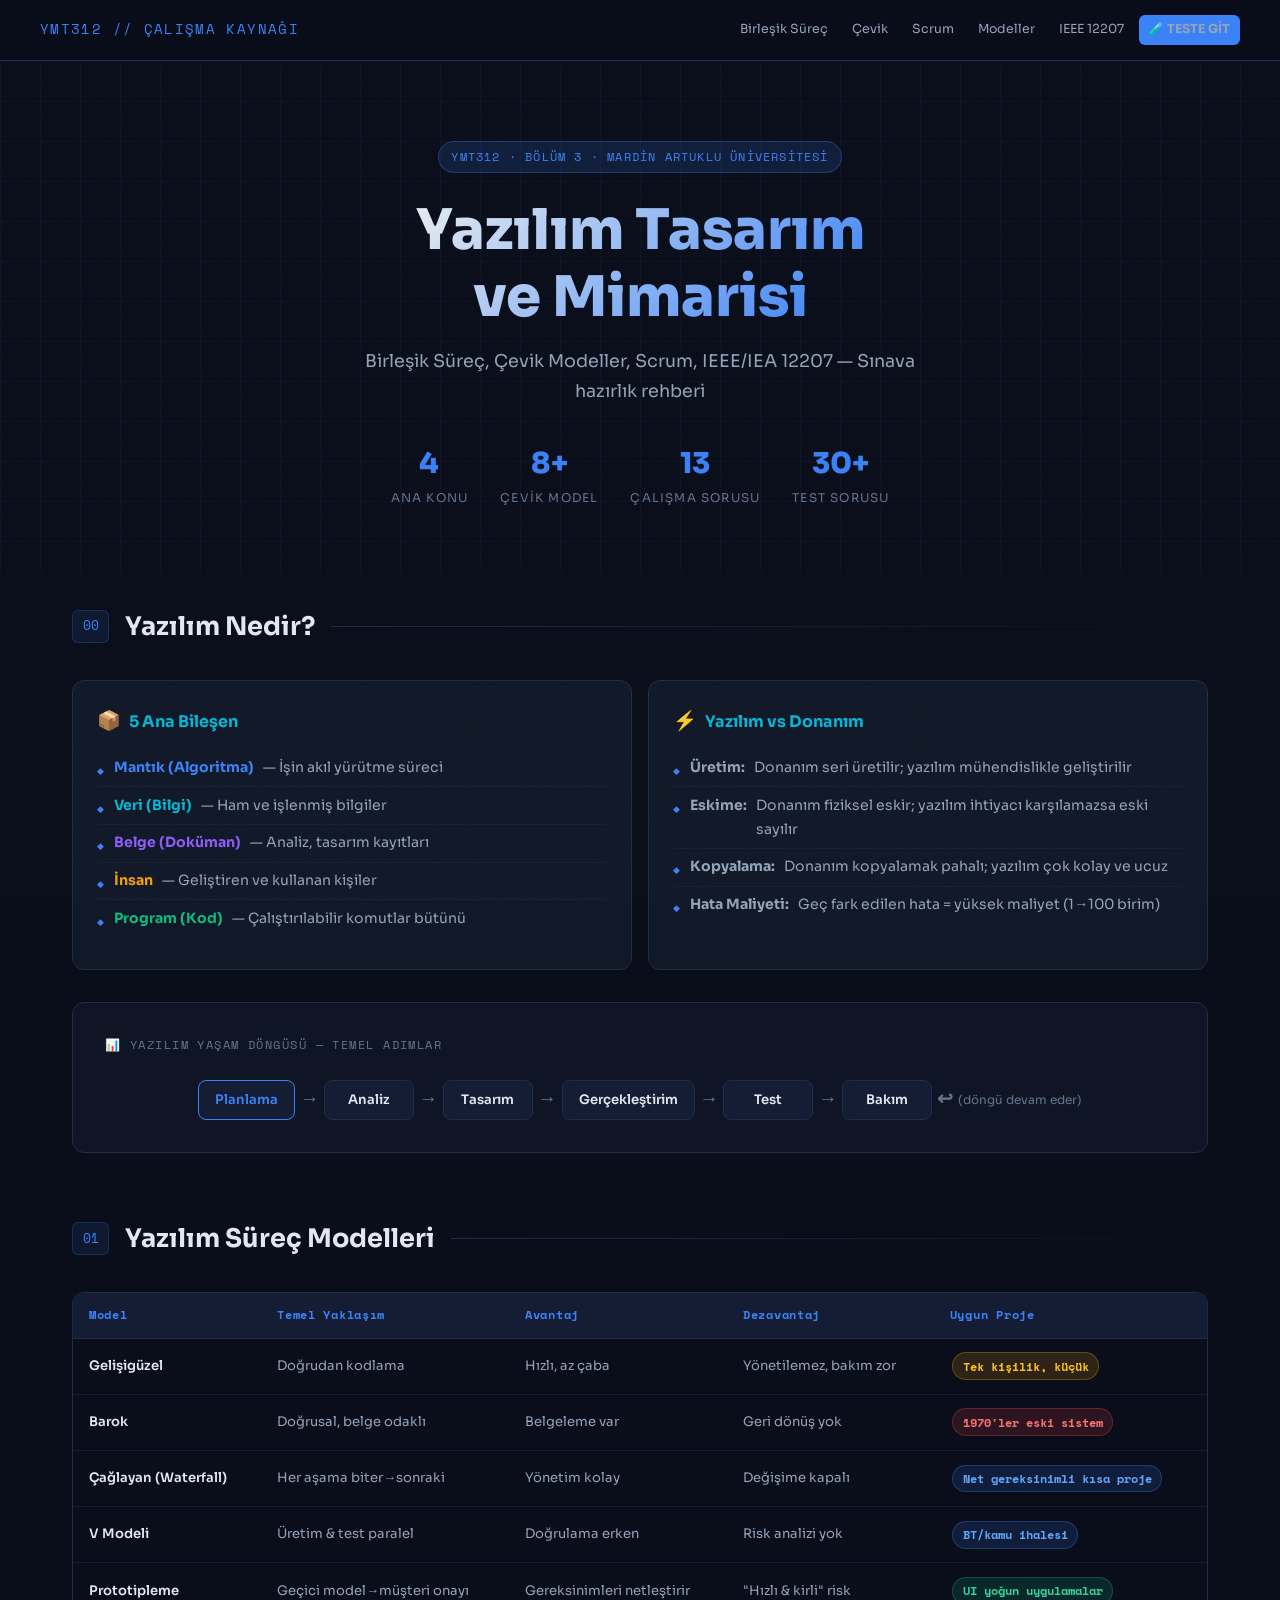
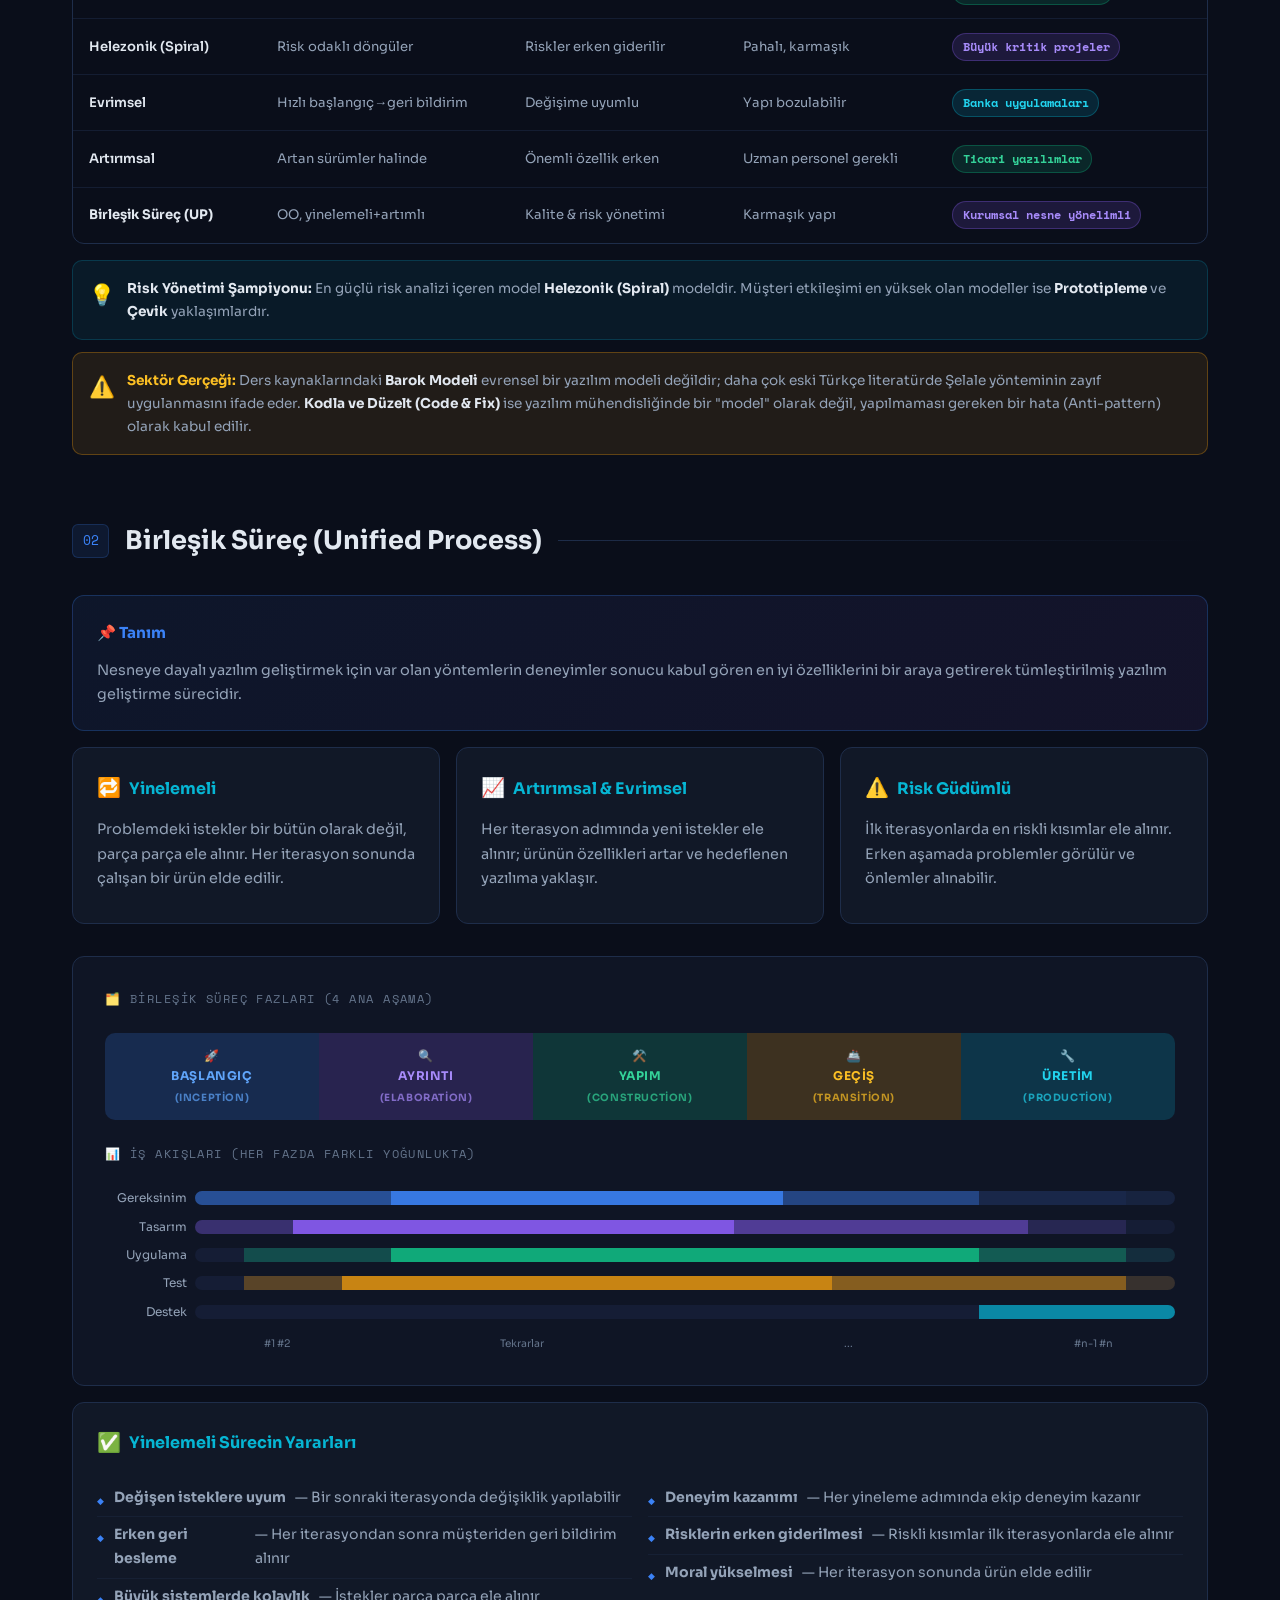
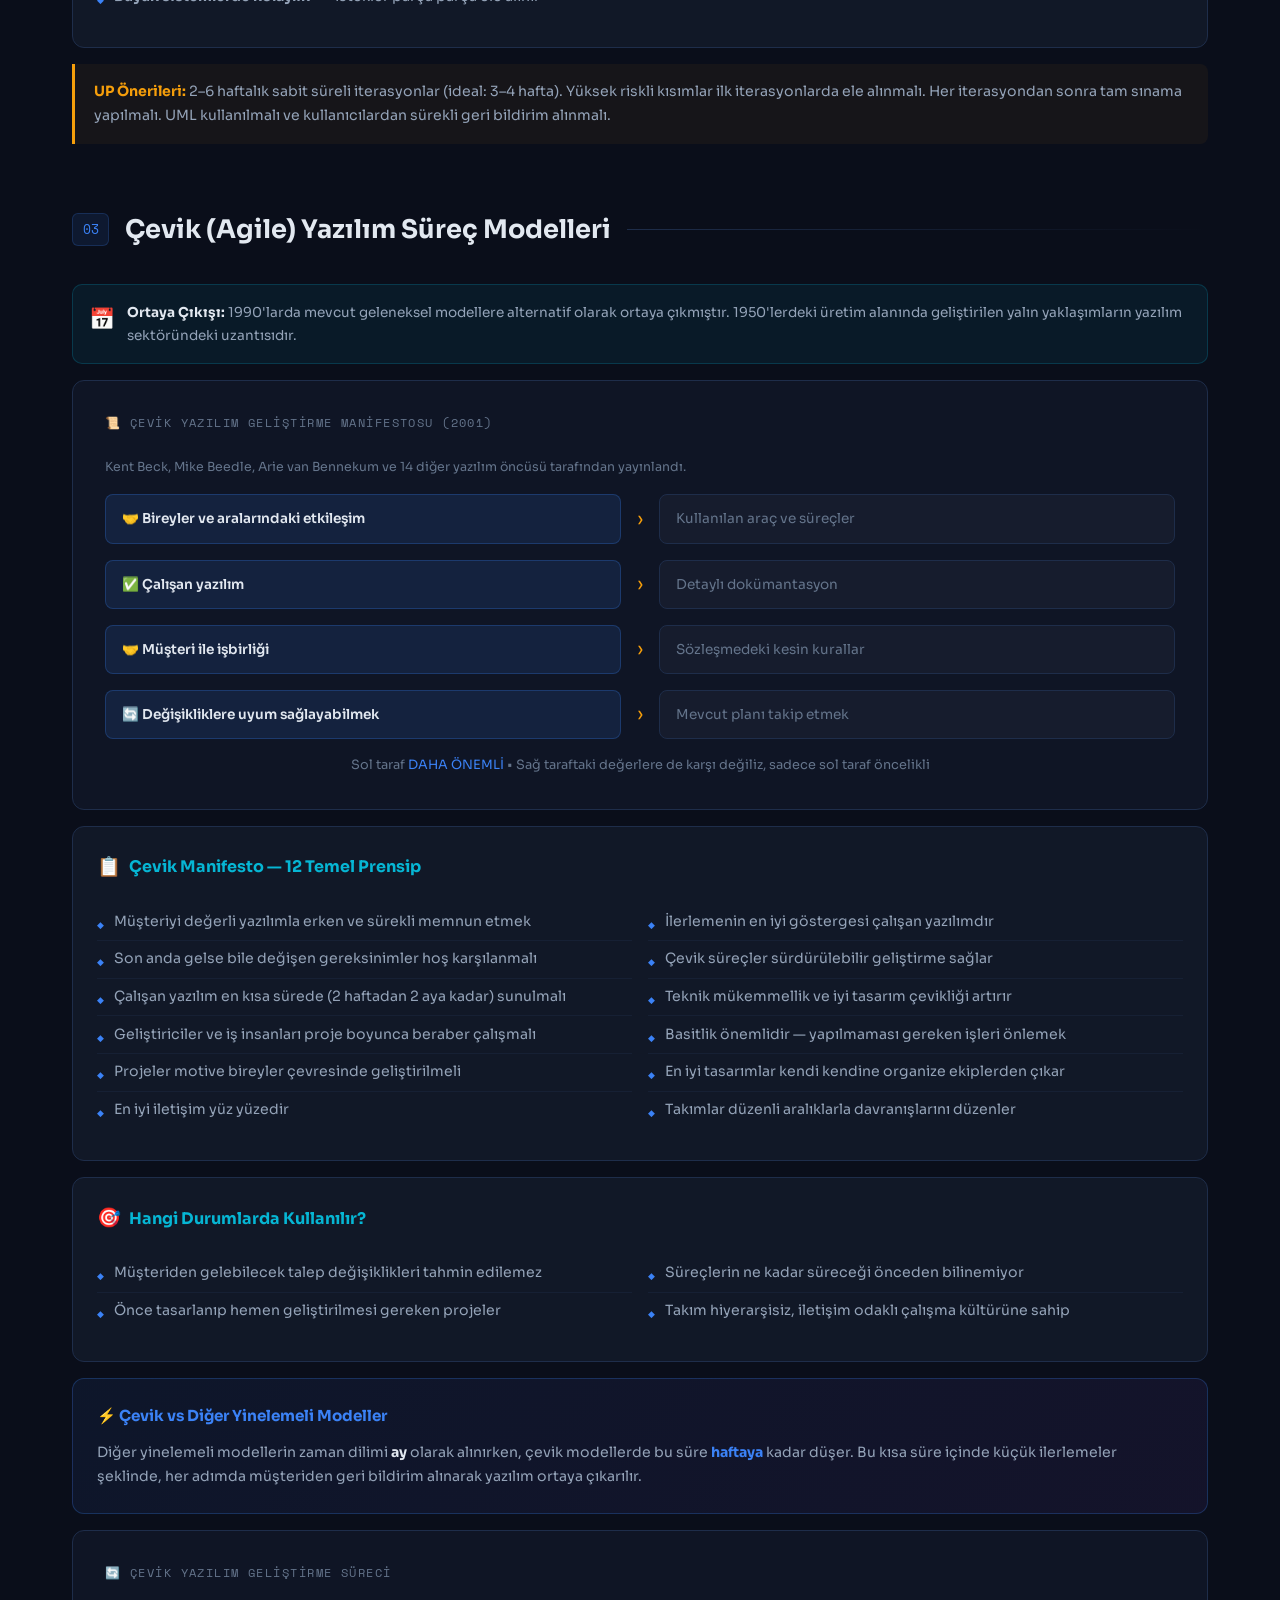
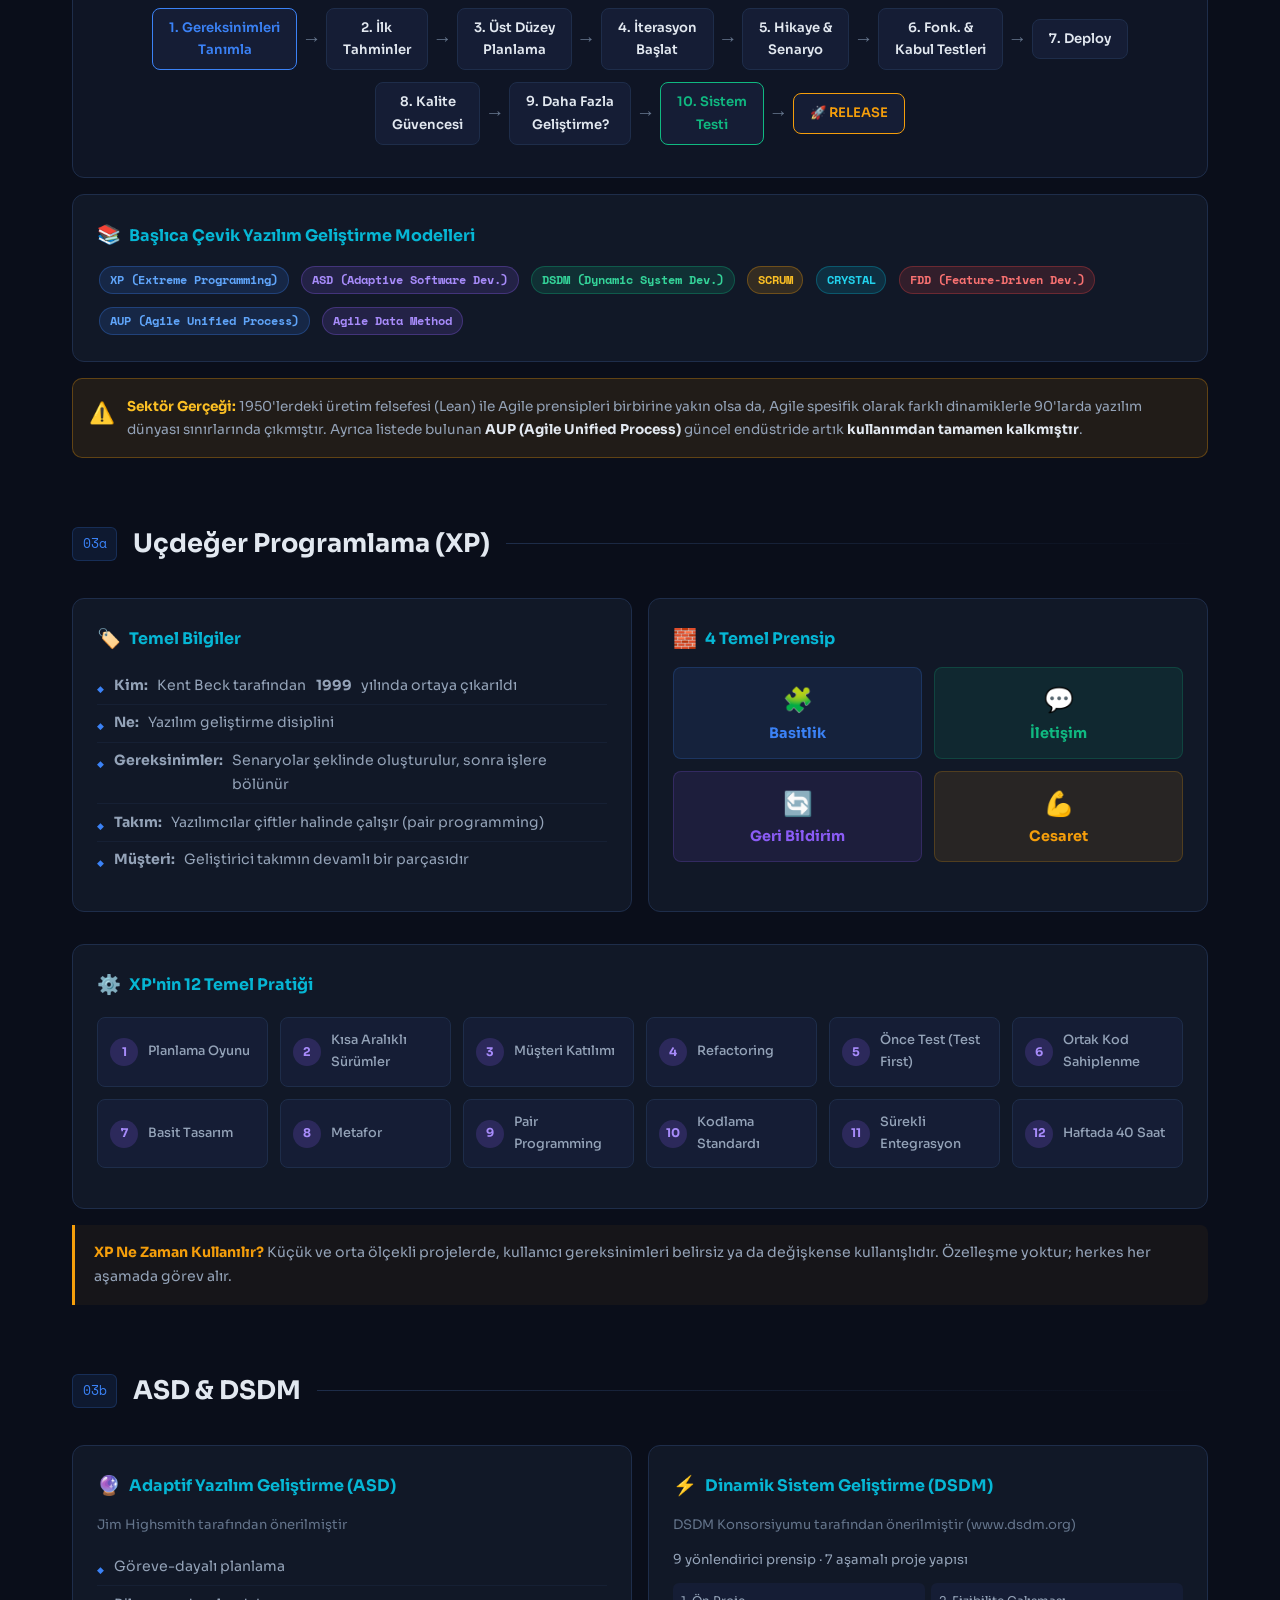
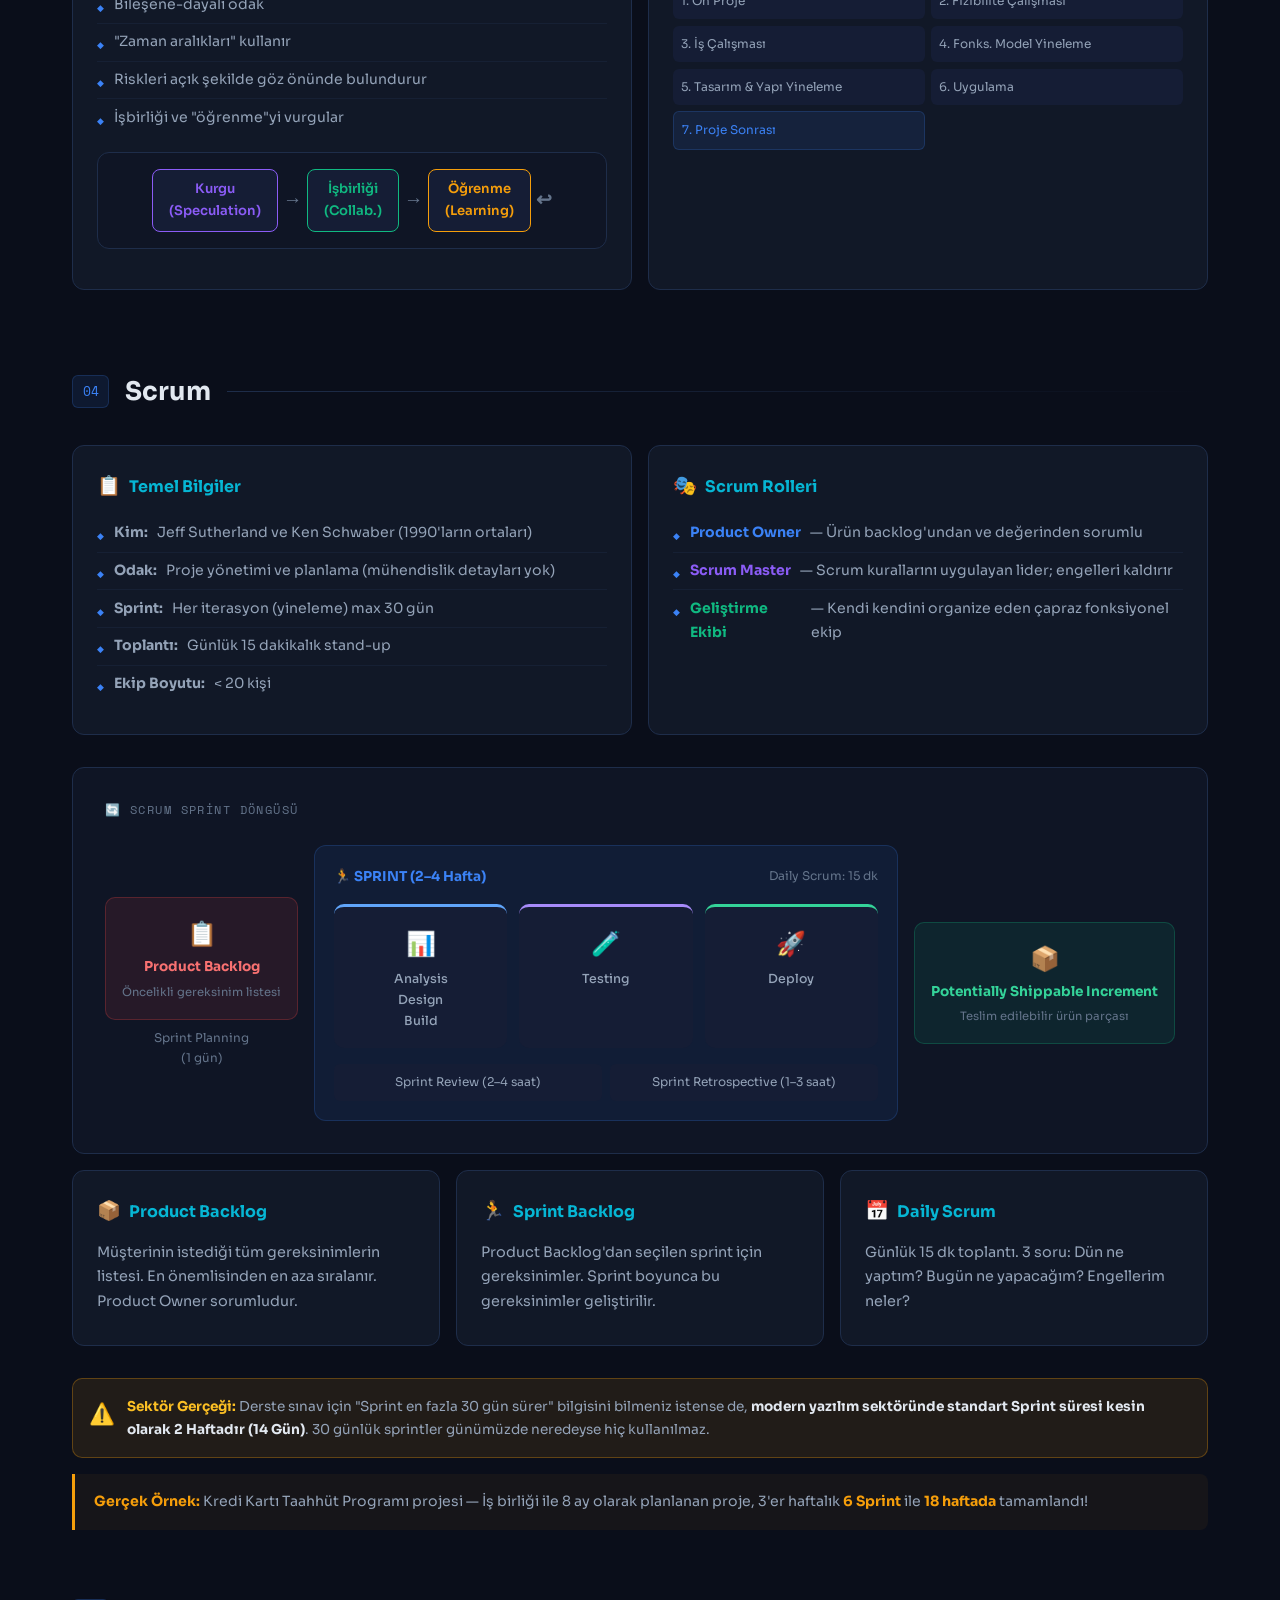
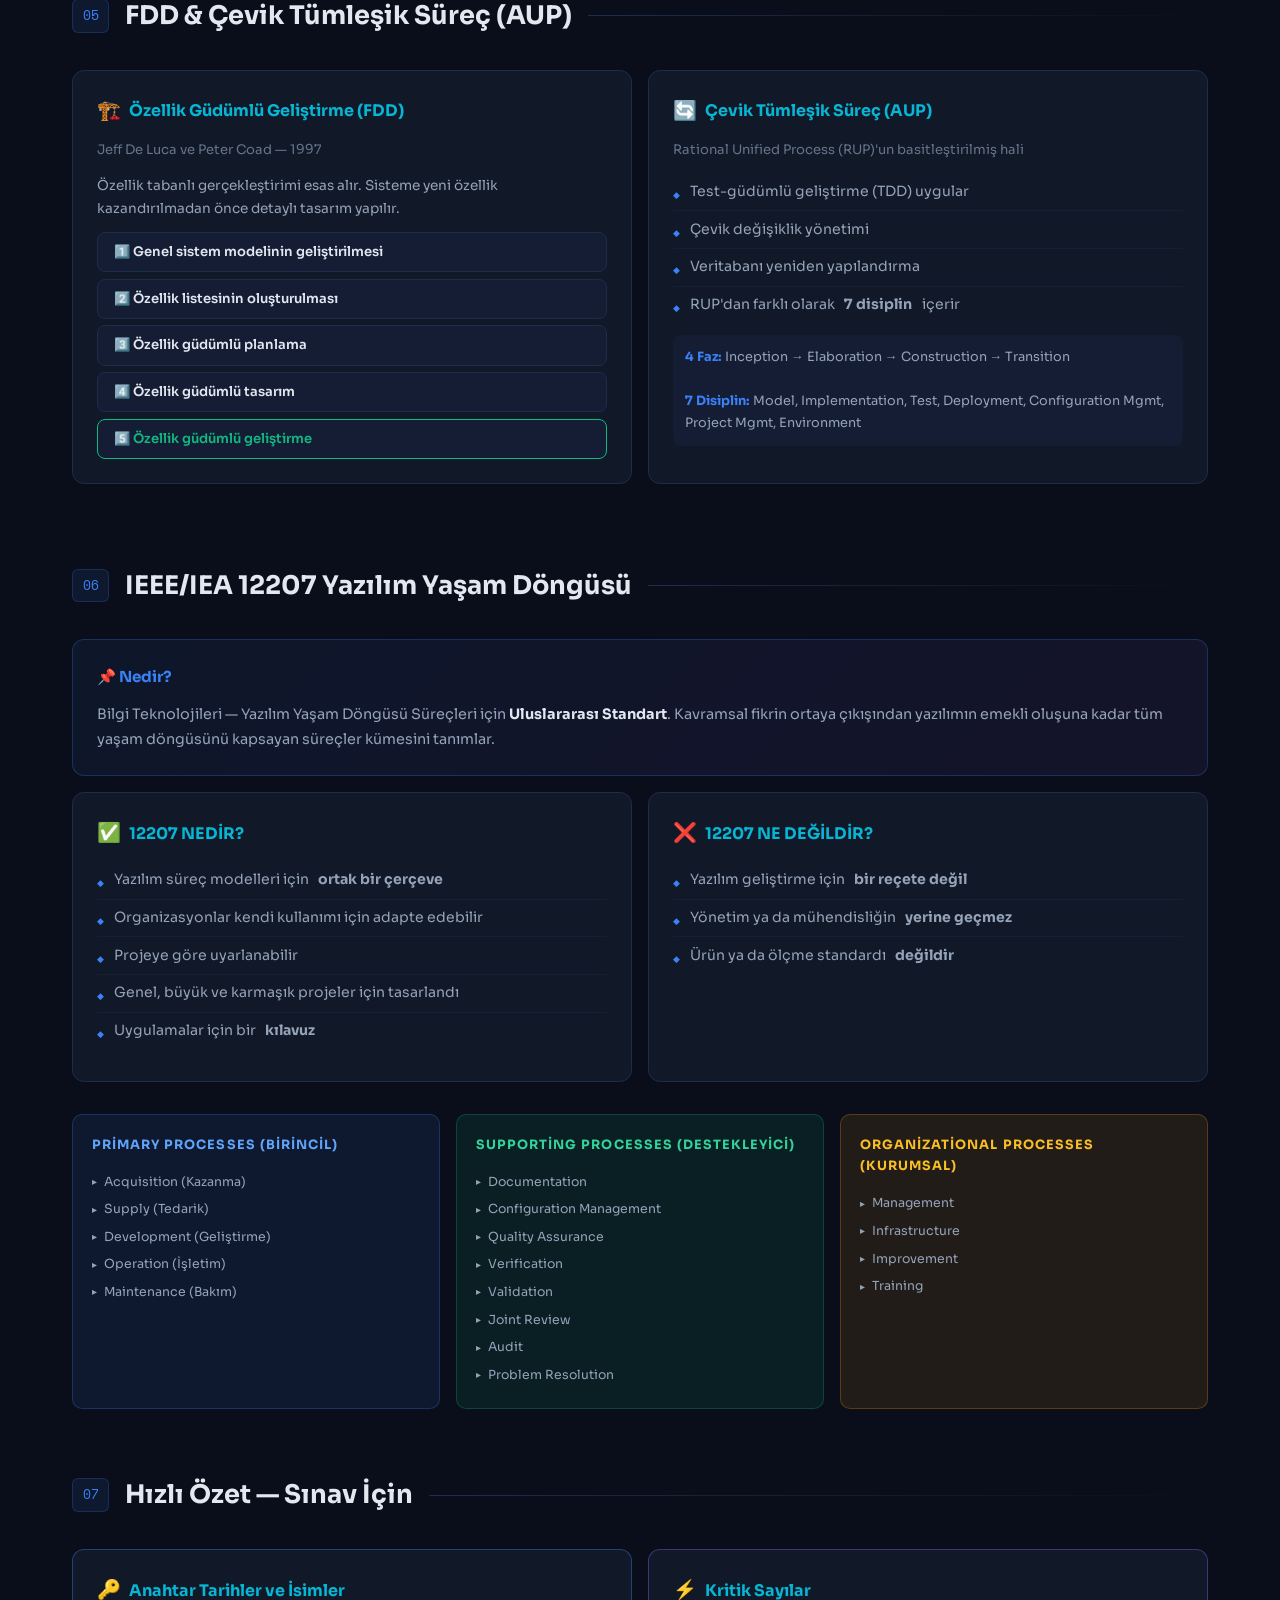
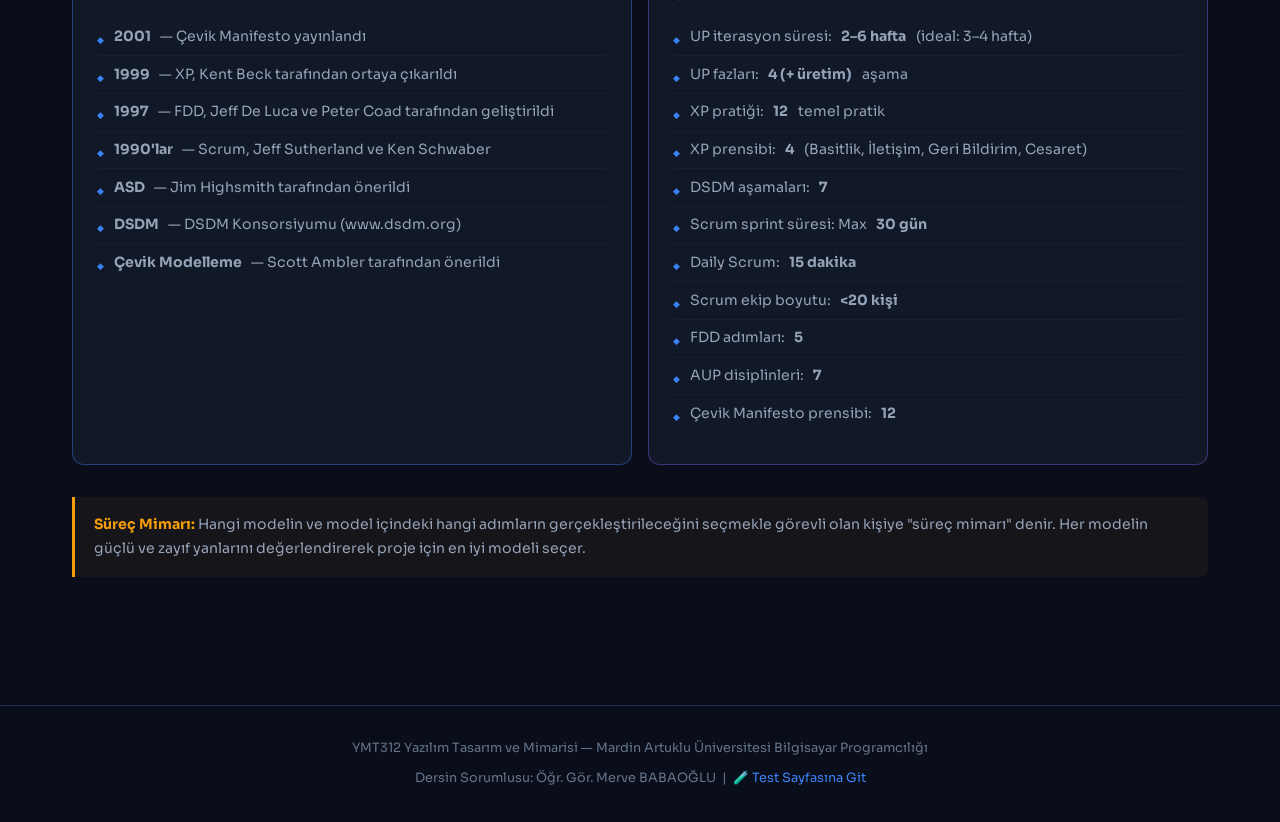
<file: index.html>
<!DOCTYPE html>
<html lang="tr">
<head>
<meta charset="UTF-8">
<meta name="viewport" content="width=device-width, initial-scale=1.0">
<meta name="author" content="İslam Ergün">
<title>YMT312 — Yazılım Tasarım ve Mimarisi</title>
<link href="https://fonts.googleapis.com/css2?family=Space+Mono:wght@400;700&family=Sora:wght@300;400;600;700;800&display=swap" rel="stylesheet">
<link rel="stylesheet" href="style.css">
</head>
<body>

<nav>
  <div class="nav-inner">
    <span class="nav-logo">YMT312 // ÇALIŞMA KAYNAĞI</span>
    <button class="mobile-menu-btn" aria-label="Menüyü Aç/Kapat" onclick="toggleMenu()">
      <svg width="24" height="24" viewBox="0 0 24 24" fill="none" stroke="currentColor" stroke-width="2" stroke-linecap="round" stroke-linejoin="round">
        <line x1="3" y1="12" x2="21" y2="12"></line>
        <line x1="3" y1="6" x2="21" y2="6"></line>
        <line x1="3" y1="18" x2="21" y2="18"></line>
      </svg>
    </button>
    <div class="nav-links" id="navLinks">
      <a href="#up">Birleşik Süreç</a>
      <a href="#agile">Çevik</a>
      <a href="#scrum">Scrum</a>
      <a href="#modeller">Modeller</a>
      <a href="#ieee">IEEE 12207</a>
      <a href="test.html" class="test-btn">🧪 TESTE GİT</a>
    </div>
  </div>
</nav>

<div class="hero">
  <div class="hero-grid"></div>
  <div style="position:relative;z-index:1">
    <span class="hero-tag">YMT312 · BÖLÜM 3 · MARDİN ARTUKLU ÜNİVERSİTESİ</span>
    <h1>Yazılım Tasarım<br>ve Mimarisi</h1>
    <p>Birleşik Süreç, Çevik Modeller, Scrum, IEEE/IEA 12207 — Sınava hazırlık rehberi</p>
    <div class="hero-stats">
      <div class="stat"><div class="stat-num">4</div><div class="stat-label">Ana Konu</div></div>
      <div class="stat"><div class="stat-num">8+</div><div class="stat-label">Çevik Model</div></div>
      <div class="stat"><div class="stat-num">13</div><div class="stat-label">Çalışma Sorusu</div></div>
      <div class="stat"><div class="stat-num">30+</div><div class="stat-label">Test Sorusu</div></div>
    </div>
  </div>
</div>

<main>

<!-- ===== YAZILIM NEDİR ===== -->
<section class="section" id="yazilim">
  <div class="section-header">
    <span class="section-num">00</span>
    <h2 class="section-title">Yazılım Nedir?</h2>
    <div class="section-line"></div>
  </div>

  <div class="grid-2">
    <div class="card">
      <div class="card-title"><span class="icon">📦</span> 5 Ana Bileşen</div>
      <ul class="v-list">
        <li><strong style="color:var(--accent)">Mantık (Algoritma)</strong> — İşin akıl yürütme süreci</li>
        <li><strong style="color:var(--accent2)">Veri (Bilgi)</strong> — Ham ve işlenmiş bilgiler</li>
        <li><strong style="color:var(--accent3)">Belge (Doküman)</strong> — Analiz, tasarım kayıtları</li>
        <li><strong style="color:var(--accent4)">İnsan</strong> — Geliştiren ve kullanan kişiler</li>
        <li><strong style="color:var(--accent5)">Program (Kod)</strong> — Çalıştırılabilir komutlar bütünü</li>
      </ul>
    </div>
    <div class="card">
      <div class="card-title"><span class="icon">⚡</span> Yazılım vs Donanım</div>
      <ul class="v-list">
        <li><strong>Üretim:</strong> Donanım seri üretilir; yazılım mühendislikle geliştirilir</li>
        <li><strong>Eskime:</strong> Donanım fiziksel eskir; yazılım ihtiyacı karşılamazsa eski sayılır</li>
        <li><strong>Kopyalama:</strong> Donanım kopyalamak pahalı; yazılım çok kolay ve ucuz</li>
        <li><strong>Hata Maliyeti:</strong> Geç fark edilen hata = yüksek maliyet (1→100 birim)</li>
      </ul>
    </div>
  </div>

  <div class="diagram-wrap">
    <div class="diagram-title">📊 Yazılım Yaşam Döngüsü — Temel Adımlar</div>
    <div class="flow" style="justify-content:center">
      <div class="flow-step active">Planlama</div>
      <div class="flow-arrow">→</div>
      <div class="flow-step">Analiz</div>
      <div class="flow-arrow">→</div>
      <div class="flow-step">Tasarım</div>
      <div class="flow-arrow">→</div>
      <div class="flow-step">Gerçekleştirim</div>
      <div class="flow-arrow">→</div>
      <div class="flow-step">Test</div>
      <div class="flow-arrow">→</div>
      <div class="flow-step">Bakım</div>
      <div class="flow-arrow">↩</div>
      <div style="font-size:.75rem;color:var(--muted);align-self:center">(döngü devam eder)</div>
    </div>
  </div>
</section>

<!-- ===== SÜREÇ MODELLERİ ===== -->
<section class="section" id="modeller">
  <div class="section-header">
    <span class="section-num">01</span>
    <h2 class="section-title">Yazılım Süreç Modelleri</h2>
    <div class="section-line"></div>
  </div>

  <div class="table-wrap">
    <table>
      <thead>
        <tr>
          <th>Model</th>
          <th>Temel Yaklaşım</th>
          <th>Avantaj</th>
          <th>Dezavantaj</th>
          <th>Uygun Proje</th>
        </tr>
      </thead>
      <tbody>
        <tr>
          <td>Gelişigüzel</td>
          <td>Doğrudan kodlama</td>
          <td>Hızlı, az çaba</td>
          <td>Yönetilemez, bakım zor</td>
          <td><span class="tag tag-amber">Tek kişilik, küçük</span></td>
        </tr>
        <tr>
          <td>Barok</td>
          <td>Doğrusal, belge odaklı</td>
          <td>Belgeleme var</td>
          <td>Geri dönüş yok</td>
          <td><span class="tag tag-red">1970'ler eski sistem</span></td>
        </tr>
        <tr>
          <td>Çağlayan (Waterfall)</td>
          <td>Her aşama biter→sonraki</td>
          <td>Yönetim kolay</td>
          <td>Değişime kapalı</td>
          <td><span class="tag tag-blue">Net gereksinimli kısa proje</span></td>
        </tr>
        <tr>
          <td>V Modeli</td>
          <td>Üretim & test paralel</td>
          <td>Doğrulama erken</td>
          <td>Risk analizi yok</td>
          <td><span class="tag tag-blue">BT/kamu ihalesi</span></td>
        </tr>
        <tr>
          <td>Prototipleme</td>
          <td>Geçici model→müşteri onayı</td>
          <td>Gereksinimleri netleştirir</td>
          <td>"Hızlı & kirli" risk</td>
          <td><span class="tag tag-green">UI yoğun uygulamalar</span></td>
        </tr>
        <tr>
          <td>Helezonik (Spiral)</td>
          <td>Risk odaklı döngüler</td>
          <td>Riskler erken giderilir</td>
          <td>Pahalı, karmaşık</td>
          <td><span class="tag tag-purple">Büyük kritik projeler</span></td>
        </tr>
        <tr>
          <td>Evrimsel</td>
          <td>Hızlı başlangıç→geri bildirim</td>
          <td>Değişime uyumlu</td>
          <td>Yapı bozulabilir</td>
          <td><span class="tag tag-cyan">Banka uygulamaları</span></td>
        </tr>
        <tr>
          <td>Artırımsal</td>
          <td>Artan sürümler halinde</td>
          <td>Önemli özellik erken</td>
          <td>Uzman personel gerekli</td>
          <td><span class="tag tag-green">Ticari yazılımlar</span></td>
        </tr>
        <tr>
          <td><strong>Birleşik Süreç (UP)</strong></td>
          <td>OO, yinelemeli+artımlı</td>
          <td>Kalite & risk yönetimi</td>
          <td>Karmaşık yapı</td>
          <td><span class="tag tag-purple">Kurumsal nesne yönelimli</span></td>
        </tr>
      </tbody>
    </table>
  </div>

  <div class="info-box">
    <span class="info-icon">💡</span>
    <div class="info-text"><strong>Risk Yönetimi Şampiyonu:</strong> En güçlü risk analizi içeren model <strong>Helezonik (Spiral)</strong> modeldir. Müşteri etkileşimi en yüksek olan modeller ise <strong>Prototipleme</strong> ve <strong>Çevik</strong> yaklaşımlardır.</div>
  </div>

  <div class="info-box" style="background:rgba(245,158,11,.1);border-color:rgba(245,158,11,.3)">
    <span class="info-icon">⚠️</span>
    <div class="info-text"><strong style="color:#fbbf24">Sektör Gerçeği:</strong> Ders kaynaklarındaki <strong>Barok Modeli</strong> evrensel bir yazılım modeli değildir; daha çok eski Türkçe literatürde Şelale yönteminin zayıf uygulanmasını ifade eder. <strong>Kodla ve Düzelt (Code & Fix)</strong> ise yazılım mühendisliğinde bir "model" olarak değil, yapılmaması gereken bir hata (Anti-pattern) olarak kabul edilir.</div>
  </div>
</section>

<!-- ===== BİRLEŞİK SÜREÇ ===== -->
<section class="section" id="up">
  <div class="section-header">
    <span class="section-num">02</span>
    <h2 class="section-title">Birleşik Süreç (Unified Process)</h2>
    <div class="section-line"></div>
  </div>

  <div class="highlight">
    <div class="highlight-title">📌 Tanım</div>
    <p style="color:var(--dim);font-size:.9rem">Nesneye dayalı yazılım geliştirmek için var olan yöntemlerin deneyimler sonucu kabul gören en iyi özelliklerini bir araya getirerek tümleştirilmiş yazılım geliştirme sürecidir.</p>
  </div>

  <div class="grid-3">
    <div class="card">
      <div class="card-title"><span class="icon">🔁</span> Yinelemeli</div>
      <p>Problemdeki istekler bir bütün olarak değil, parça parça ele alınır. Her iterasyon sonunda çalışan bir ürün elde edilir.</p>
    </div>
    <div class="card">
      <div class="card-title"><span class="icon">📈</span> Artırımsal & Evrimsel</div>
      <p>Her iterasyon adımında yeni istekler ele alınır; ürünün özellikleri artar ve hedeflenen yazılıma yaklaşır.</p>
    </div>
    <div class="card">
      <div class="card-title"><span class="icon">⚠️</span> Risk Güdümlü</div>
      <p>İlk iterasyonlarda en riskli kısımlar ele alınır. Erken aşamada problemler görülür ve önlemler alınabilir.</p>
    </div>
  </div>

  <!-- UP PHASES -->
  <div class="diagram-wrap">
    <div class="diagram-title">🗂️ Birleşik Süreç Fazları (4 Ana Aşama)</div>
    <div class="phases">
      <div class="phase" style="background:rgba(59,130,246,.2);color:#60a5fa">🚀<br>Başlangıç<br><small style="opacity:.7">(Inception)</small></div>
      <div class="phase" style="background:rgba(139,92,246,.2);color:#a78bfa">🔍<br>Ayrıntı<br><small style="opacity:.7">(Elaboration)</small></div>
      <div class="phase" style="background:rgba(16,185,129,.2);color:#34d399">⚒️<br>Yapım<br><small style="opacity:.7">(Construction)</small></div>
      <div class="phase" style="background:rgba(245,158,11,.2);color:#fbbf24">🚢<br>Geçiş<br><small style="opacity:.7">(Transition)</small></div>
      <div class="phase" style="background:rgba(6,182,212,.2);color:#22d3ee">🔧<br>Üretim<br><small style="opacity:.7">(Production)</small></div>
    </div>

    <div style="margin-top:1.5rem">
      <div class="diagram-title">📊 İş Akışları (Her Fazda Farklı Yoğunlukta)</div>
      <div style="display:grid;gap:.5rem">
        <div style="display:flex;align-items:center;gap.5rem">
          <div style="width:90px;font-size:.75rem;color:var(--dim);text-align:right;padding-right:.5rem">Gereksinim</div>
          <div style="flex:1;height:14px;background:var(--bg3);border-radius:7px;overflow:hidden;display:flex">
            <div style="width:20%;background:rgba(59,130,246,.5)"></div>
            <div style="width:40%;background:rgba(59,130,246,.9)"></div>
            <div style="width:20%;background:rgba(59,130,246,.4)"></div>
            <div style="width:15%;background:rgba(59,130,246,.1)"></div>
            <div style="width:5%;background:rgba(59,130,246,.05)"></div>
          </div>
        </div>
        <div style="display:flex;align-items:center">
          <div style="width:90px;font-size:.75rem;color:var(--dim);text-align:right;padding-right:.5rem">Tasarım</div>
          <div style="flex:1;height:14px;background:var(--bg3);border-radius:7px;overflow:hidden;display:flex">
            <div style="width:10%;background:rgba(139,92,246,.3)"></div>
            <div style="width:45%;background:rgba(139,92,246,.9)"></div>
            <div style="width:30%;background:rgba(139,92,246,.5)"></div>
            <div style="width:10%;background:rgba(139,92,246,.15)"></div>
            <div style="width:5%"></div>
          </div>
        </div>
        <div style="display:flex;align-items:center">
          <div style="width:90px;font-size:.75rem;color:var(--dim);text-align:right;padding-right:.5rem">Uygulama</div>
          <div style="flex:1;height:14px;background:var(--bg3);border-radius:7px;overflow:hidden;display:flex">
            <div style="width:5%"></div>
            <div style="width:15%;background:rgba(16,185,129,.3)"></div>
            <div style="width:60%;background:rgba(16,185,129,.9)"></div>
            <div style="width:15%;background:rgba(16,185,129,.4)"></div>
            <div style="width:5%;background:rgba(16,185,129,.1)"></div>
          </div>
        </div>
        <div style="display:flex;align-items:center">
          <div style="width:90px;font-size:.75rem;color:var(--dim);text-align:right;padding-right:.5rem">Test</div>
          <div style="flex:1;height:14px;background:var(--bg3);border-radius:7px;overflow:hidden;display:flex">
            <div style="width:5%"></div>
            <div style="width:10%;background:rgba(245,158,11,.3)"></div>
            <div style="width:50%;background:rgba(245,158,11,.8)"></div>
            <div style="width:30%;background:rgba(245,158,11,.5)"></div>
            <div style="width:5%;background:rgba(245,158,11,.15)"></div>
          </div>
        </div>
        <div style="display:flex;align-items:center">
          <div style="width:90px;font-size:.75rem;color:var(--dim);text-align:right;padding-right:.5rem">Destek</div>
          <div style="flex:1;height:14px;background:var(--bg3);border-radius:7px;overflow:hidden;display:flex">
            <div style="width:80%"></div>
            <div style="width:20%;background:rgba(6,182,212,.7)"></div>
          </div>
        </div>
        <div style="display:flex;align-items:center;margin-top:.3rem">
          <div style="width:90px"></div>
          <div style="flex:1;display:flex">
            <div style="flex:1;font-size:.65rem;color:var(--muted);text-align:center">#1 #2</div>
            <div style="flex:2;font-size:.65rem;color:var(--muted);text-align:center">Tekrarlar</div>
            <div style="flex:2;font-size:.65rem;color:var(--muted);text-align:center">...</div>
            <div style="flex:1;font-size:.65rem;color:var(--muted);text-align:center">#n-1 #n</div>
          </div>
        </div>
      </div>
    </div>
  </div>

  <div class="card">
    <div class="card-title"><span class="icon">✅</span> Yinelemeli Sürecin Yararları</div>
    <div class="grid-2" style="margin-top:.5rem">
      <ul class="v-list">
        <li><strong>Değişen isteklere uyum</strong> — Bir sonraki iterasyonda değişiklik yapılabilir</li>
        <li><strong>Erken geri besleme</strong> — Her iterasyondan sonra müşteriden geri bildirim alınır</li>
        <li><strong>Büyük sistemlerde kolaylık</strong> — İstekler parça parça ele alınır</li>
      </ul>
      <ul class="v-list">
        <li><strong>Deneyim kazanımı</strong> — Her yineleme adımında ekip deneyim kazanır</li>
        <li><strong>Risklerin erken giderilmesi</strong> — Riskli kısımlar ilk iterasyonlarda ele alınır</li>
        <li><strong>Moral yükselmesi</strong> — Her iterasyon sonunda ürün elde edilir</li>
      </ul>
    </div>
  </div>

  <div class="callout">
    <p><strong>UP Önerileri:</strong> 2–6 haftalık sabit süreli iterasyonlar (ideal: 3–4 hafta). Yüksek riskli kısımlar ilk iterasyonlarda ele alınmalı. Her iterasyondan sonra tam sınama yapılmalı. UML kullanılmalı ve kullanıcılardan sürekli geri bildirim alınmalı.</p>
  </div>
</section>

<!-- ===== ÇEVİK ===== -->
<section class="section" id="agile">
  <div class="section-header">
    <span class="section-num">03</span>
    <h2 class="section-title">Çevik (Agile) Yazılım Süreç Modelleri</h2>
    <div class="section-line"></div>
  </div>

  <div class="info-box">
    <span class="info-icon">📅</span>
    <div class="info-text"><strong>Ortaya Çıkışı:</strong> 1990'larda mevcut geleneksel modellere alternatif olarak ortaya çıkmıştır. 1950'lerdeki üretim alanında geliştirilen yalın yaklaşımların yazılım sektöründeki uzantısıdır.</div>
  </div>

  <!-- MANIFESTO -->
  <div class="diagram-wrap">
    <div class="diagram-title">📜 Çevik Yazılım Geliştirme Manifestosu (2001)</div>
    <div style="font-size:.78rem;color:var(--muted);margin-bottom:1rem">Kent Beck, Mike Beedle, Arie van Bennekum ve 14 diğer yazılım öncüsü tarafından yayınlandı.</div>
    <div class="manifesto">
      <div class="manifesto-left">🤝 Bireyler ve aralarındaki etkileşim</div>
      <div class="manifesto-mid">›</div>
      <div class="manifesto-right">Kullanılan araç ve süreçler</div>
    </div>
    <div class="manifesto">
      <div class="manifesto-left">✅ Çalışan yazılım</div>
      <div class="manifesto-mid">›</div>
      <div class="manifesto-right">Detaylı dokümantasyon</div>
    </div>
    <div class="manifesto">
      <div class="manifesto-left">🤝 Müşteri ile işbirliği</div>
      <div class="manifesto-mid">›</div>
      <div class="manifesto-right">Sözleşmedeki kesin kurallar</div>
    </div>
    <div class="manifesto">
      <div class="manifesto-left">🔄 Değişikliklere uyum sağlayabilmek</div>
      <div class="manifesto-mid">›</div>
      <div class="manifesto-right">Mevcut planı takip etmek</div>
    </div>
    <div style="margin-top:1rem;font-size:.8rem;color:var(--muted);text-align:center">Sol taraf <span style="color:var(--accent)">DAHA ÖNEMLİ</span> • Sağ taraftaki değerlere de karşı değiliz, sadece sol taraf öncelikli</div>
  </div>

  <!-- 12 PRENSİP -->
  <div class="card">
    <div class="card-title"><span class="icon">📋</span> Çevik Manifesto — 12 Temel Prensip</div>
    <div class="grid-2" style="margin-top:.5rem">
      <ul class="v-list">
        <li>Müşteriyi değerli yazılımla erken ve sürekli memnun etmek</li>
        <li>Son anda gelse bile değişen gereksinimler hoş karşılanmalı</li>
        <li>Çalışan yazılım en kısa sürede (2 haftadan 2 aya kadar) sunulmalı</li>
        <li>Geliştiriciler ve iş insanları proje boyunca beraber çalışmalı</li>
        <li>Projeler motive bireyler çevresinde geliştirilmeli</li>
        <li>En iyi iletişim yüz yüzedir</li>
      </ul>
      <ul class="v-list">
        <li>İlerlemenin en iyi göstergesi çalışan yazılımdır</li>
        <li>Çevik süreçler sürdürülebilir geliştirme sağlar</li>
        <li>Teknik mükemmellik ve iyi tasarım çevikliği artırır</li>
        <li>Basitlik önemlidir — yapılmaması gereken işleri önlemek</li>
        <li>En iyi tasarımlar kendi kendine organize ekiplerden çıkar</li>
        <li>Takımlar düzenli aralıklarla davranışlarını düzenler</li>
      </ul>
    </div>
  </div>

  <!-- NEDEN KULLANILIR -->
  <div class="card" style="margin-top:1rem">
    <div class="card-title"><span class="icon">🎯</span> Hangi Durumlarda Kullanılır?</div>
    <div class="grid-2">
      <ul class="v-list">
        <li>Müşteriden gelebilecek talep değişiklikleri tahmin edilemez</li>
        <li>Önce tasarlanıp hemen geliştirilmesi gereken projeler</li>
      </ul>
      <ul class="v-list">
        <li>Süreçlerin ne kadar süreceği önceden bilinemiyor</li>
        <li>Takım hiyerarşisiz, iletişim odaklı çalışma kültürüne sahip</li>
      </ul>
    </div>
  </div>

  <!-- FARK -->
  <div class="highlight" style="margin-top:1rem">
    <div class="highlight-title">⚡ Çevik vs Diğer Yinelemeli Modeller</div>
    <p style="color:var(--dim);font-size:.88rem">Diğer yinelemeli modellerin zaman dilimi <strong style="color:var(--text)">ay</strong> olarak alınırken, çevik modellerde bu süre <strong style="color:var(--accent)">haftaya</strong> kadar düşer. Bu kısa süre içinde küçük ilerlemeler şeklinde, her adımda müşteriden geri bildirim alınarak yazılım ortaya çıkarılır.</p>
  </div>

  <!-- ÇEVİK SÜREÇ DİYAGRAMI -->
  <div class="diagram-wrap" style="margin-top:1rem">
    <div class="diagram-title">🔄 Çevik Yazılım Geliştirme Süreci</div>
    <div class="flow" style="justify-content:center;flex-wrap:wrap">
      <div class="flow-step active">1. Gereksinimleri<br>Tanımla</div>
      <div class="flow-arrow">→</div>
      <div class="flow-step">2. İlk<br>Tahminler</div>
      <div class="flow-arrow">→</div>
      <div class="flow-step">3. Üst Düzey<br>Planlama</div>
      <div class="flow-arrow">→</div>
      <div class="flow-step">4. İterasyon<br>Başlat</div>
      <div class="flow-arrow">→</div>
      <div class="flow-step">5. Hikaye &<br>Senaryo</div>
      <div class="flow-arrow">→</div>
      <div class="flow-step">6. Fonk. &<br>Kabul Testleri</div>
      <div class="flow-arrow">→</div>
      <div class="flow-step">7. Deploy</div>
    </div>
    <div class="flow" style="justify-content:center;margin-top:.75rem">
      <div class="flow-step">8. Kalite<br>Güvencesi</div>
      <div class="flow-arrow">→</div>
      <div class="flow-step">9. Daha Fazla<br>Geliştirme?</div>
      <div class="flow-arrow">→</div>
      <div class="flow-step" style="border-color:var(--accent5);color:var(--accent5)">10. Sistem<br>Testi</div>
      <div class="flow-arrow">→</div>
      <div class="flow-step" style="border-color:var(--accent4);color:var(--accent4)">🚀 RELEASE</div>
    </div>
  </div>

  <!-- ÇEVİK MODELLER LİSTESİ -->
  <div class="card" style="margin-top:1rem">
    <div class="card-title"><span class="icon">📚</span> Başlıca Çevik Yazılım Geliştirme Modelleri</div>
    <div style="display:flex;flex-wrap:wrap;gap:.5rem;margin-top:.5rem">
      <span class="tag tag-blue">XP (Extreme Programming)</span>
      <span class="tag tag-purple">ASD (Adaptive Software Dev.)</span>
      <span class="tag tag-green">DSDM (Dynamic System Dev.)</span>
      <span class="tag tag-amber">SCRUM</span>
      <span class="tag tag-cyan">CRYSTAL</span>
      <span class="tag tag-red">FDD (Feature-Driven Dev.)</span>
      <span class="tag tag-blue">AUP (Agile Unified Process)</span>
      <span class="tag tag-purple">Agile Data Method</span>
    </div>
  </div>

  <div class="info-box" style="background:rgba(245,158,11,.1);border-color:rgba(245,158,11,.3);margin-top:1rem">
    <span class="info-icon">⚠️</span>
    <div class="info-text"><strong style="color:#fbbf24">Sektör Gerçeği:</strong> 1950'lerdeki üretim felsefesi (Lean) ile Agile prensipleri birbirine yakın olsa da, Agile spesifik olarak farklı dinamiklerle 90'larda yazılım dünyası sınırlarında çıkmıştır. Ayrıca listede bulunan <strong>AUP (Agile Unified Process)</strong> güncel endüstride artık <strong style="color:var(--text)">kullanımdan tamamen kalkmıştır</strong>.</div>
  </div>
</section>

<!-- ===== XP ===== -->
<section class="section" id="xp">
  <div class="section-header">
    <span class="section-num">03a</span>
    <h2 class="section-title">Uçdeğer Programlama (XP)</h2>
    <div class="section-line"></div>
  </div>

  <div class="grid-2">
    <div class="card">
      <div class="card-title"><span class="icon">🏷️</span> Temel Bilgiler</div>
      <ul class="v-list">
        <li><strong>Kim:</strong> Kent Beck tarafından <strong>1999</strong> yılında ortaya çıkarıldı</li>
        <li><strong>Ne:</strong> Yazılım geliştirme disiplini</li>
        <li><strong>Gereksinimler:</strong> Senaryolar şeklinde oluşturulur, sonra işlere bölünür</li>
        <li><strong>Takım:</strong> Yazılımcılar çiftler halinde çalışır (pair programming)</li>
        <li><strong>Müşteri:</strong> Geliştirici takımın devamlı bir parçasıdır</li>
      </ul>
    </div>
    <div class="card">
      <div class="card-title"><span class="icon">🧱</span> 4 Temel Prensip</div>
      <div style="display:grid;grid-template-columns:1fr 1fr;gap:.75rem;margin-top:.5rem">
        <div style="background:rgba(59,130,246,.1);border:1px solid rgba(59,130,246,.2);border-radius:8px;padding:.75rem;text-align:center">
          <div style="font-size:1.5rem">🧩</div>
          <div style="font-weight:700;color:var(--accent);font-size:.9rem">Basitlik</div>
        </div>
        <div style="background:rgba(16,185,129,.1);border:1px solid rgba(16,185,129,.2);border-radius:8px;padding:.75rem;text-align:center">
          <div style="font-size:1.5rem">💬</div>
          <div style="font-weight:700;color:var(--accent5);font-size:.9rem">İletişim</div>
        </div>
        <div style="background:rgba(139,92,246,.1);border:1px solid rgba(139,92,246,.2);border-radius:8px;padding:.75rem;text-align:center">
          <div style="font-size:1.5rem">🔄</div>
          <div style="font-weight:700;color:var(--accent3);font-size:.9rem">Geri Bildirim</div>
        </div>
        <div style="background:rgba(245,158,11,.1);border:1px solid rgba(245,158,11,.2);border-radius:8px;padding:.75rem;text-align:center">
          <div style="font-size:1.5rem">💪</div>
          <div style="font-weight:700;color:var(--accent4);font-size:.9rem">Cesaret</div>
        </div>
      </div>
    </div>
  </div>

  <div class="card" style="margin-top:1rem">
    <div class="card-title"><span class="icon">⚙️</span> XP'nin 12 Temel Pratiği</div>
    <div class="xp-grid">
      <div class="xp-item"><div class="xp-num">1</div><div class="xp-text">Planlama Oyunu</div></div>
      <div class="xp-item"><div class="xp-num">2</div><div class="xp-text">Kısa Aralıklı Sürümler</div></div>
      <div class="xp-item"><div class="xp-num">3</div><div class="xp-text">Müşteri Katılımı</div></div>
      <div class="xp-item"><div class="xp-num">4</div><div class="xp-text">Refactoring</div></div>
      <div class="xp-item"><div class="xp-num">5</div><div class="xp-text">Önce Test (Test First)</div></div>
      <div class="xp-item"><div class="xp-num">6</div><div class="xp-text">Ortak Kod Sahiplenme</div></div>
      <div class="xp-item"><div class="xp-num">7</div><div class="xp-text">Basit Tasarım</div></div>
      <div class="xp-item"><div class="xp-num">8</div><div class="xp-text">Metafor</div></div>
      <div class="xp-item"><div class="xp-num">9</div><div class="xp-text">Pair Programming</div></div>
      <div class="xp-item"><div class="xp-num">10</div><div class="xp-text">Kodlama Standardı</div></div>
      <div class="xp-item"><div class="xp-num">11</div><div class="xp-text">Sürekli Entegrasyon</div></div>
      <div class="xp-item"><div class="xp-num">12</div><div class="xp-text">Haftada 40 Saat</div></div>
    </div>
  </div>

  <div class="callout">
    <p><strong>XP Ne Zaman Kullanılır?</strong> Küçük ve orta ölçekli projelerde, kullanıcı gereksinimleri belirsiz ya da değişkense kullanışlıdır. Özelleşme yoktur; herkes her aşamada görev alır.</p>
  </div>
</section>

<!-- ===== ASD & DSDM ===== -->
<section class="section" id="asd-dsdm">
  <div class="section-header">
    <span class="section-num">03b</span>
    <h2 class="section-title">ASD & DSDM</h2>
    <div class="section-line"></div>
  </div>

  <div class="grid-2">
    <div class="card">
      <div class="card-title"><span class="icon">🔮</span> Adaptif Yazılım Geliştirme (ASD)</div>
      <p style="font-size:.82rem;color:var(--muted);margin-bottom:.75rem">Jim Highsmith tarafından önerilmiştir</p>
      <ul class="v-list">
        <li>Göreve-dayalı planlama</li>
        <li>Bileşene-dayalı odak</li>
        <li>"Zaman aralıkları" kullanır</li>
        <li>Riskleri açık şekilde göz önünde bulundurur</li>
        <li>İşbirliği ve "öğrenme"yi vurgular</li>
      </ul>
      <div class="diagram-wrap" style="margin-top:1rem;padding:1rem">
        <div class="flow" style="justify-content:center">
          <div class="flow-step active" style="border-color:var(--accent3);color:var(--accent3)">Kurgu<br>(Speculation)</div>
          <div class="flow-arrow">→</div>
          <div class="flow-step active" style="border-color:var(--accent5);color:var(--accent5)">İşbirliği<br>(Collab.)</div>
          <div class="flow-arrow">→</div>
          <div class="flow-step active" style="border-color:var(--accent4);color:var(--accent4)">Öğrenme<br>(Learning)</div>
          <div class="flow-arrow">↩</div>
        </div>
      </div>
    </div>

    <div class="card">
      <div class="card-title"><span class="icon">⚡</span> Dinamik Sistem Geliştirme (DSDM)</div>
      <p style="font-size:.82rem;color:var(--muted);margin-bottom:.75rem">DSDM Konsorsiyumu tarafından önerilmiştir (www.dsdm.org)</p>
      <p style="font-size:.82rem;color:var(--dim);margin-bottom:.75rem">9 yönlendirici prensip · 7 aşamalı proje yapısı</p>
      <div style="display:grid;grid-template-columns:1fr 1fr;gap:.4rem">
        <div style="background:var(--bg3);border-radius:6px;padding:.5rem;font-size:.75rem;color:var(--dim)">1. Ön Proje</div>
        <div style="background:var(--bg3);border-radius:6px;padding:.5rem;font-size:.75rem;color:var(--dim)">2. Fizibilite Çalışması</div>
        <div style="background:var(--bg3);border-radius:6px;padding:.5rem;font-size:.75rem;color:var(--dim)">3. İş Çalışması</div>
        <div style="background:var(--bg3);border-radius:6px;padding:.5rem;font-size:.75rem;color:var(--dim)">4. Fonks. Model Yineleme</div>
        <div style="background:var(--bg3);border-radius:6px;padding:.5rem;font-size:.75rem;color:var(--dim)">5. Tasarım & Yapı Yineleme</div>
        <div style="background:var(--bg3);border-radius:6px;padding:.5rem;font-size:.75rem;color:var(--dim)">6. Uygulama</div>
        <div style="background:rgba(59,130,246,.1);border:1px solid rgba(59,130,246,.2);border-radius:6px;padding:.5rem;font-size:.75rem;color:var(--accent)">7. Proje Sonrası</div>
      </div>
    </div>
  </div>
</section>

<!-- ===== SCRUM ===== -->
<section class="section" id="scrum">
  <div class="section-header">
    <span class="section-num">04</span>
    <h2 class="section-title">Scrum</h2>
    <div class="section-line"></div>
  </div>

  <div class="grid-2">
    <div class="card">
      <div class="card-title"><span class="icon">📋</span> Temel Bilgiler</div>
      <ul class="v-list">
        <li><strong>Kim:</strong> Jeff Sutherland ve Ken Schwaber (1990'ların ortaları)</li>
        <li><strong>Odak:</strong> Proje yönetimi ve planlama (mühendislik detayları yok)</li>
        <li><strong>Sprint:</strong> Her iterasyon (yineleme) max 30 gün</li>
        <li><strong>Toplantı:</strong> Günlük 15 dakikalık stand-up</li>
        <li><strong>Ekip Boyutu:</strong> &lt; 20 kişi</li>
      </ul>
    </div>
    <div class="card">
      <div class="card-title"><span class="icon">🎭</span> Scrum Rolleri</div>
      <ul class="v-list">
        <li><strong style="color:var(--accent)">Product Owner</strong> — Ürün backlog'undan ve değerinden sorumlu</li>
        <li><strong style="color:var(--accent3)">Scrum Master</strong> — Scrum kurallarını uygulayan lider; engelleri kaldırır</li>
        <li><strong style="color:var(--accent5)">Geliştirme Ekibi</strong> — Kendi kendini organize eden çapraz fonksiyonel ekip</li>
      </ul>
    </div>
  </div>

  <!-- SCRUM SPRINT DİYAGRAMI -->
  <div class="diagram-wrap">
    <div class="diagram-title">🔄 Scrum Sprint Döngüsü</div>
    <div style="display:grid;grid-template-columns:auto 1fr auto;gap:1rem;align-items:center;flex-wrap:wrap">
      <div style="text-align:center">
        <div style="background:rgba(239,68,68,.1);border:1px solid rgba(239,68,68,.25);border-radius:10px;padding:1rem;min-width:130px">
          <div style="font-size:1.5rem">📋</div>
          <div style="font-weight:700;color:#f87171;font-size:.85rem">Product Backlog</div>
          <div style="font-size:.72rem;color:var(--muted);margin-top:.3rem">Öncelikli gereksinim listesi</div>
        </div>
        <div style="margin-top:.5rem;font-size:.75rem;color:var(--muted)">Sprint Planning<br>(1 gün)</div>
      </div>
      <div>
        <div style="background:rgba(59,130,246,.08);border:1px solid rgba(59,130,246,.2);border-radius:12px;padding:1.2rem">
          <div style="display:flex;justify-content:space-between;align-items:center;margin-bottom:.75rem">
            <span style="font-weight:700;color:var(--accent);font-size:.85rem">🏃 SPRINT (2–4 Hafta)</span>
            <span style="font-size:.75rem;color:var(--muted)">Daily Scrum: 15 dk</span>
          </div>
          <div class="sprint-cycle">
            <div class="sprint-step" style="border-top:3px solid #60a5fa">
              <div class="sprint-step-num" style="color:#60a5fa">📊</div>
              <div class="sprint-step-label">Analysis<br>Design<br>Build</div>
            </div>
            <div class="sprint-step" style="border-top:3px solid #a78bfa">
              <div class="sprint-step-num" style="color:#a78bfa">🧪</div>
              <div class="sprint-step-label">Testing</div>
            </div>
            <div class="sprint-step" style="border-top:3px solid #34d399">
              <div class="sprint-step-num" style="color:#34d399">🚀</div>
              <div class="sprint-step-label">Deploy</div>
            </div>
          </div>
          <div style="display:grid;grid-template-columns:1fr 1fr;gap:.5rem;margin-top:.75rem">
            <div style="background:var(--bg3);border-radius:6px;padding:.5rem;font-size:.75rem;text-align:center;color:var(--dim)">Sprint Review (2–4 saat)</div>
            <div style="background:var(--bg3);border-radius:6px;padding:.5rem;font-size:.75rem;text-align:center;color:var(--dim)">Sprint Retrospective (1–3 saat)</div>
          </div>
        </div>
      </div>
      <div style="text-align:center">
        <div style="background:rgba(16,185,129,.1);border:1px solid rgba(16,185,129,.25);border-radius:10px;padding:1rem;min-width:130px">
          <div style="font-size:1.5rem">📦</div>
          <div style="font-weight:700;color:#34d399;font-size:.85rem">Potentially Shippable Increment</div>
          <div style="font-size:.72rem;color:var(--muted);margin-top:.3rem">Teslim edilebilir ürün parçası</div>
        </div>
      </div>
    </div>
  </div>

  <!-- SCRUM KAVRAMLARI -->
  <div class="grid-3" style="margin-top:1rem">
    <div class="card">
      <div class="card-title"><span class="icon">📦</span> Product Backlog</div>
      <p>Müşterinin istediği tüm gereksinimlerin listesi. En önemlisinden en aza sıralanır. Product Owner sorumludur.</p>
    </div>
    <div class="card">
      <div class="card-title"><span class="icon">🏃</span> Sprint Backlog</div>
      <p>Product Backlog'dan seçilen sprint için gereksinimler. Sprint boyunca bu gereksinimler geliştirilir.</p>
    </div>
    <div class="card">
      <div class="card-title"><span class="icon">📅</span> Daily Scrum</div>
      <p>Günlük 15 dk toplantı. 3 soru: Dün ne yaptım? Bugün ne yapacağım? Engellerim neler?</p>
    </div>
  </div>

  <div class="info-box" style="background:rgba(245,158,11,.1);border-color:rgba(245,158,11,.3);margin-top:1rem">
    <span class="info-icon">⚠️</span>
    <div class="info-text"><strong style="color:#fbbf24">Sektör Gerçeği:</strong> Derste sınav için "Sprint en fazla 30 gün sürer" bilgisini bilmeniz istense de, <strong>modern yazılım sektöründe standart Sprint süresi kesin olarak 2 Haftadır (14 Gün)</strong>. 30 günlük sprintler günümüzde neredeyse hiç kullanılmaz.</div>
  </div>

  <!-- SCRUM ÖRNEK -->
  <div class="callout" style="margin-top:1rem">
    <p><strong>Gerçek Örnek:</strong> Kredi Kartı Taahhüt Programı projesi — İş birliği ile 8 ay olarak planlanan proje, 3'er haftalık <strong>6 Sprint</strong> ile <strong>18 haftada</strong> tamamlandı!</p>
  </div>
</section>

<!-- ===== FDD & AUP ===== -->
<section class="section" id="fdd-aup">
  <div class="section-header">
    <span class="section-num">05</span>
    <h2 class="section-title">FDD & Çevik Tümleşik Süreç (AUP)</h2>
    <div class="section-line"></div>
  </div>

  <div class="grid-2">
    <div class="card">
      <div class="card-title"><span class="icon">🏗️</span> Özellik Güdümlü Geliştirme (FDD)</div>
      <p style="font-size:.82rem;color:var(--muted);margin-bottom:.75rem">Jeff De Luca ve Peter Coad — 1997</p>
      <p style="font-size:.85rem;color:var(--dim);margin-bottom:.75rem">Özellik tabanlı gerçekleştirimi esas alır. Sisteme yeni özellik kazandırılmadan önce detaylı tasarım yapılır.</p>
      <div style="display:flex;flex-direction:column;gap:.4rem">
        <div class="flow-step" style="text-align:left">1️⃣ Genel sistem modelinin geliştirilmesi</div>
        <div class="flow-step" style="text-align:left">2️⃣ Özellik listesinin oluşturulması</div>
        <div class="flow-step" style="text-align:left">3️⃣ Özellik güdümlü planlama</div>
        <div class="flow-step" style="text-align:left">4️⃣ Özellik güdümlü tasarım</div>
        <div class="flow-step" style="text-align:left;border-color:var(--accent5);color:var(--accent5)">5️⃣ Özellik güdümlü geliştirme</div>
      </div>
    </div>

    <div class="card">
      <div class="card-title"><span class="icon">🔄</span> Çevik Tümleşik Süreç (AUP)</div>
      <p style="font-size:.82rem;color:var(--muted);margin-bottom:.75rem">Rational Unified Process (RUP)'un basitleştirilmiş hali</p>
      <ul class="v-list">
        <li>Test-güdümlü geliştirme (TDD) uygular</li>
        <li>Çevik değişiklik yönetimi</li>
        <li>Veritabanı yeniden yapılandırma</li>
        <li>RUP'dan farklı olarak <strong>7 disiplin</strong> içerir</li>
      </ul>
      <div style="background:var(--bg3);border-radius:8px;padding:.75rem;margin-top:.75rem;font-size:.8rem;color:var(--dim)">
        <strong style="color:var(--accent)">4 Faz:</strong> Inception → Elaboration → Construction → Transition
        <br><br>
        <strong style="color:var(--accent)">7 Disiplin:</strong> Model, Implementation, Test, Deployment, Configuration Mgmt, Project Mgmt, Environment
      </div>
    </div>
  </div>
</section>

<!-- ===== IEEE 12207 ===== -->
<section class="section" id="ieee">
  <div class="section-header">
    <span class="section-num">06</span>
    <h2 class="section-title">IEEE/IEA 12207 Yazılım Yaşam Döngüsü</h2>
    <div class="section-line"></div>
  </div>

  <div class="highlight">
    <div class="highlight-title">📌 Nedir?</div>
    <p style="color:var(--dim);font-size:.9rem">Bilgi Teknolojileri — Yazılım Yaşam Döngüsü Süreçleri için <strong style="color:var(--text)">Uluslararası Standart</strong>. Kavramsal fikrin ortaya çıkışından yazılımın emekli oluşuna kadar tüm yaşam döngüsünü kapsayan süreçler kümesini tanımlar.</p>
  </div>

  <div class="grid-2" style="margin-top:1rem">
    <div class="card">
      <div class="card-title"><span class="icon">✅</span> 12207 NEDİR?</div>
      <ul class="v-list">
        <li>Yazılım süreç modelleri için <strong>ortak bir çerçeve</strong></li>
        <li>Organizasyonlar kendi kullanımı için adapte edebilir</li>
        <li>Projeye göre uyarlanabilir</li>
        <li>Genel, büyük ve karmaşık projeler için tasarlandı</li>
        <li>Uygulamalar için bir <strong>kılavuz</strong></li>
      </ul>
    </div>
    <div class="card">
      <div class="card-title"><span class="icon">❌</span> 12207 NE DEĞİLDİR?</div>
      <ul class="v-list">
        <li>Yazılım geliştirme için <strong>bir reçete değil</strong></li>
        <li>Yönetim ya da mühendisliğin <strong>yerine geçmez</strong></li>
        <li>Ürün ya da ölçme standardı <strong>değildir</strong></li>
      </ul>
    </div>
  </div>

  <div class="ieee-grid" style="margin-top:1rem">
    <div class="ieee-box primary">
      <div class="ieee-box-title">Primary Processes (Birincil)</div>
      <div class="ieee-item">Acquisition (Kazanma)</div>
      <div class="ieee-item">Supply (Tedarik)</div>
      <div class="ieee-item">Development (Geliştirme)</div>
      <div class="ieee-item">Operation (İşletim)</div>
      <div class="ieee-item">Maintenance (Bakım)</div>
    </div>
    <div class="ieee-box support">
      <div class="ieee-box-title">Supporting Processes (Destekleyici)</div>
      <div class="ieee-item">Documentation</div>
      <div class="ieee-item">Configuration Management</div>
      <div class="ieee-item">Quality Assurance</div>
      <div class="ieee-item">Verification</div>
      <div class="ieee-item">Validation</div>
      <div class="ieee-item">Joint Review</div>
      <div class="ieee-item">Audit</div>
      <div class="ieee-item">Problem Resolution</div>
    </div>
    <div class="ieee-box org">
      <div class="ieee-box-title">Organizational Processes (Kurumsal)</div>
      <div class="ieee-item">Management</div>
      <div class="ieee-item">Infrastructure</div>
      <div class="ieee-item">Improvement</div>
      <div class="ieee-item">Training</div>
    </div>
  </div>
</section>

<!-- ===== ÖZET TABLO ===== -->
<section class="section" id="ozet">
  <div class="section-header">
    <span class="section-num">07</span>
    <h2 class="section-title">Hızlı Özet — Sınav İçin</h2>
    <div class="section-line"></div>
  </div>

  <div class="grid-2">
    <div class="card" style="border-color:rgba(59,130,246,.4)">
      <div class="card-title"><span class="icon">🔑</span> Anahtar Tarihler ve İsimler</div>
      <ul class="v-list">
        <li><strong>2001</strong> — Çevik Manifesto yayınlandı</li>
        <li><strong>1999</strong> — XP, Kent Beck tarafından ortaya çıkarıldı</li>
        <li><strong>1997</strong> — FDD, Jeff De Luca ve Peter Coad tarafından geliştirildi</li>
        <li><strong>1990'lar</strong> — Scrum, Jeff Sutherland ve Ken Schwaber</li>
        <li><strong>ASD</strong> — Jim Highsmith tarafından önerildi</li>
        <li><strong>DSDM</strong> — DSDM Konsorsiyumu (www.dsdm.org)</li>
        <li><strong>Çevik Modelleme</strong> — Scott Ambler tarafından önerildi</li>
      </ul>
    </div>
    <div class="card" style="border-color:rgba(139,92,246,.4)">
      <div class="card-title"><span class="icon">⚡</span> Kritik Sayılar</div>
      <ul class="v-list">
        <li>UP iterasyon süresi: <strong>2–6 hafta</strong> (ideal: 3–4 hafta)</li>
        <li>UP fazları: <strong>4 (+ üretim)</strong> aşama</li>
        <li>XP pratiği: <strong>12</strong> temel pratik</li>
        <li>XP prensibi: <strong>4</strong> (Basitlik, İletişim, Geri Bildirim, Cesaret)</li>
        <li>DSDM aşamaları: <strong>7</strong></li>
        <li>Scrum sprint süresi: Max <strong>30 gün</strong></li>
        <li>Daily Scrum: <strong>15 dakika</strong></li>
        <li>Scrum ekip boyutu: <strong>&lt;20 kişi</strong></li>
        <li>FDD adımları: <strong>5</strong></li>
        <li>AUP disiplinleri: <strong>7</strong></li>
        <li>Çevik Manifesto prensibi: <strong>12</strong></li>
      </ul>
    </div>
  </div>

  <div class="callout" style="margin-top:1rem">
    <p><strong>Süreç Mimarı:</strong> Hangi modelin ve model içindeki hangi adımların gerçekleştirileceğini seçmekle görevli olan kişiye "süreç mimarı" denir. Her modelin güçlü ve zayıf yanlarını değerlendirerek proje için en iyi modeli seçer.</p>
  </div>
</section>

</main>

<footer>
  <p>YMT312 Yazılım Tasarım ve Mimarisi — Mardin Artuklu Üniversitesi Bilgisayar Programcılığı</p>
  <p style="margin-top:.5rem">Dersin Sorumlusu: Öğr. Gör. Merve BABAOĞLU &nbsp;|&nbsp; <a href="test.html">🧪 Test Sayfasına Git</a></p>
</footer>

<script>
  function toggleMenu() {
    const navLinks = document.getElementById('navLinks');
    navLinks.classList.toggle('show');
  }

  // Menüdeki bir linke tıklandığında menüyü kapat (mobilde)
  document.querySelectorAll('.nav-links a').forEach(link => {
    link.addEventListener('click', () => {
      const navLinks = document.getElementById('navLinks');
      if (navLinks.classList.contains('show')) {
        navLinks.classList.remove('show');
      }
    });
  });
</script>
</body>
</html>
</file>
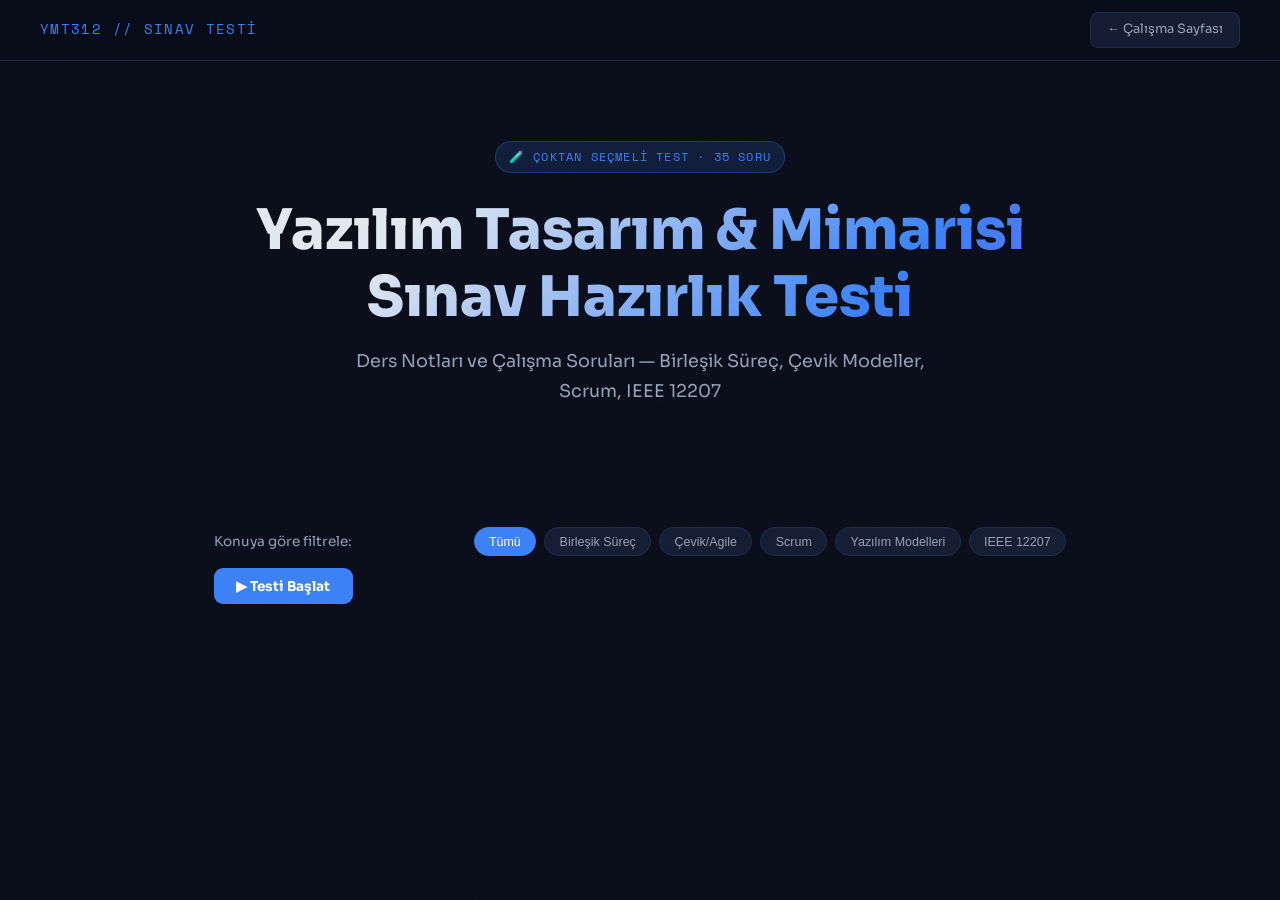
<file: test.html>
<!DOCTYPE html>
<html lang="tr">
<head>
<meta charset="UTF-8">
<meta name="viewport" content="width=device-width, initial-scale=1.0">
<meta name="author" content="İslam Ergün">
<title>YMT312 — Sınav Testi</title>
<link href="https://fonts.googleapis.com/css2?family=Space+Mono:wght@400;700&family=Sora:wght@300;400;600;700;800&display=swap" rel="stylesheet">
<link rel="stylesheet" href="style.css">
</head>
<body>

<nav>
  <div class="nav-inner">
    <span class="nav-logo">YMT312 // SINAV TESTİ</span>
    <a href="index.html" class="back-btn">← Çalışma Sayfası</a>
  </div>
</nav>

<div class="hero">
  <span class="hero-tag">🧪 ÇOKTAN SEÇMELİ TEST · 35 SORU</span>
  <h1>Yazılım Tasarım & Mimarisi<br>Sınav Hazırlık Testi</h1>
  <p>Ders Notları ve Çalışma Soruları — Birleşik Süreç, Çevik Modeller, Scrum, IEEE 12207</p>
</div>

<div class="controls" id="top-controls">
  <div style="font-size:.85rem;color:var(--dim)">Konuya göre filtrele:</div>
  <div style="display:flex;flex-wrap:wrap;gap:.5rem">
    <button class="filter-btn active" onclick="filterQuestions('all')">Tümü</button>
    <button class="filter-btn" onclick="filterQuestions('up')">Birleşik Süreç</button>
    <button class="filter-btn" onclick="filterQuestions('agile')">Çevik/Agile</button>
    <button class="filter-btn" onclick="filterQuestions('scrum')">Scrum</button>
    <button class="filter-btn" onclick="filterQuestions('models')">Yazılım Modelleri</button>
    <button class="filter-btn" onclick="filterQuestions('ieee')">IEEE 12207</button>
  </div>
  <button class="btn btn-primary" onclick="startQuiz()">▶ Testi Başlat</button>
</div>

<div class="progress-wrap" id="progress-wrap" style="display:none">
  <div class="progress-info">
    <span id="progress-text">Soru 0 / 0</span>
    <span id="progress-score">✅ 0 Doğru</span>
  </div>
  <div class="progress-bar"><div class="progress-fill" id="progress-fill" style="width:0%"></div></div>
</div>

<div id="quiz-area"></div>

<div class="controls" id="bottom-controls" style="display:none">
  <button class="btn btn-danger" onclick="resetQuiz()">🔄 Sıfırla</button>
  <button class="btn btn-success" onclick="showResults()">📊 Sonuçları Gör</button>
</div>

<div id="scoreboard">
  <div class="score-grid">
    <div><div class="score-item-num" id="sc-correct" style="color:var(--accent5)">0</div><div class="score-item-label">Doğru</div></div>
    <div><div class="score-item-num" id="sc-wrong" style="color:var(--red)">0</div><div class="score-item-label">Yanlış</div></div>
    <div><div class="score-item-num" id="sc-unanswered" style="color:var(--accent4)">0</div><div class="score-item-label">Boş</div></div>
    <div><div class="score-item-num" id="sc-pct" style="color:var(--accent)">0%</div><div class="score-item-label">Başarı</div></div>
  </div>
  <div class="result-bar"><div class="result-fill" id="result-fill" style="width:0%;background:linear-gradient(90deg,var(--accent5),var(--accent))"></div></div>
  <p id="result-msg" style="text-align:center;font-size:.9rem;color:var(--dim);margin-top:.5rem"></p>
  <div style="text-align:center;margin-top:1rem;display:flex;gap:1rem;justify-content:center">
    <button class="btn btn-secondary" onclick="resetQuiz()">🔄 Tekrar Dene</button>
    <a href="index.html" class="btn btn-primary">📖 Konuları Tekrar Çalış</a>
  </div>
</div>

<script src="style.js"></script>

</body>
</html>
</file>
<file: style.css>
:root {
  --bg: #0a0e1a;
  --bg2: #0f1525;
  --bg3: #151d35;
  --card: #111827;
  --border: #1e2d4a;
  --accent: #3b82f6;
  --accent2: #06b6d4;
  --accent3: #8b5cf6;
  --accent4: #f59e0b;
  --accent5: #10b981;
  --red: #ef4444;
  --text: #e2e8f0;
  --muted: #64748b;
  --dim: #94a3b8;
}
*{margin:0;padding:0;box-sizing:border-box}
html{scroll-behavior:smooth}
body{background:var(--bg);color:var(--text);font-family:'Sora',sans-serif;line-height:1.7;overflow-x:hidden}

/* NOISE OVERLAY */
body::before{content:'';position:fixed;inset:0;background-image:url("data:image/svg+xml,%3Csvg viewBox='0 0 256 256' xmlns='http://www.w3.org/2000/svg'%3E%3Cfilter id='noise'%3E%3CfeTurbulence type='fractalNoise' baseFrequency='0.9' numOctaves='4' stitchTiles='stitch'/%3E%3C/filter%3E%3Crect width='100%25' height='100%25' filter='url(%23noise)' opacity='0.03'/%3E%3C/svg%3E");pointer-events:none;z-index:0;opacity:.5}

/* NAV */
nav{position:sticky;top:0;z-index:100;background:rgba(10,14,26,.92);backdrop-filter:blur(16px);border-bottom:1px solid var(--border);padding:0 2rem}
.nav-inner{max-width:1200px;margin:auto;display:flex;align-items:center;justify-content:space-between;height:60px;flex-wrap:wrap;gap:.5rem}
.nav-logo{font-family:'Space Mono',monospace;font-size:.85rem;color:var(--accent);letter-spacing:.1em}
.nav-links{display:flex;gap:.3rem;flex-wrap:wrap}
.nav-links a{color:var(--dim);font-size:.78rem;padding:.3rem .6rem;border-radius:6px;text-decoration:none;transition:all .2s}
.nav-links a:hover{color:var(--text);background:var(--bg3)}
.test-btn{background:var(--accent);color:#fff;padding:.4rem 1rem;border-radius:8px;font-size:.8rem;font-weight:700;text-decoration:none;transition:all .2s}
.test-btn:hover{background:#2563eb;transform:translateY(-1px)}

/* HERO */
.hero{position:relative;padding:5rem 2rem 4rem;text-align:center;overflow:hidden}
.hero-grid{position:absolute;inset:0;background-image:linear-gradient(rgba(59,130,246,.05) 1px,transparent 1px),linear-gradient(90deg,rgba(59,130,246,.05) 1px,transparent 1px);background-size:40px 40px;animation:gridMove 20s linear infinite}
@keyframes gridMove{from{background-position:0 0}to{background-position:0 40px}}
.hero-tag{display:inline-block;background:rgba(59,130,246,.15);border:1px solid rgba(59,130,246,.3);color:var(--accent);font-size:.75rem;font-family:'Space Mono',monospace;padding:.3rem .8rem;border-radius:20px;margin-bottom:1.5rem;letter-spacing:.1em}
.hero h1{font-size:clamp(2rem,5vw,3.5rem);font-weight:800;background:linear-gradient(135deg,#e2e8f0 30%,#3b82f6 70%,#8b5cf6);-webkit-background-clip:text;-webkit-text-fill-color:transparent;background-clip:text;line-height:1.2;margin-bottom:1rem}
.hero p{color:var(--dim);font-size:1.1rem;max-width:600px;margin:0 auto 2rem}
.hero-stats{display:flex;justify-content:center;gap:2rem;flex-wrap:wrap}
.stat{text-align:center}
.stat-num{font-size:1.8rem;font-weight:800;color:var(--accent)}
.stat-label{font-size:.75rem;color:var(--muted);text-transform:uppercase;letter-spacing:.1em}

/* MAIN */
main{max-width:1200px;margin:0 auto;padding:2rem}

/* SECTION */
.section{margin-bottom:4rem}
.section-header{display:flex;align-items:center;gap:1rem;margin-bottom:2rem}
.section-num{font-family:'Space Mono',monospace;font-size:.8rem;color:var(--accent);background:rgba(59,130,246,.1);border:1px solid rgba(59,130,246,.2);padding:.3rem .6rem;border-radius:6px}
.section-title{font-size:1.6rem;font-weight:700;color:var(--text)}
.section-line{flex:1;height:1px;background:linear-gradient(to right,var(--border),transparent)}

/* CARDS */
.card{background:var(--card);border:1px solid var(--border);border-radius:12px;padding:1.5rem;margin-bottom:1rem;transition:border-color .2s}
.card:hover{border-color:var(--accent)}
.card-title{font-size:1rem;font-weight:700;color:var(--accent2);margin-bottom:.75rem;display:flex;align-items:center;gap:.5rem}
.card-title .icon{font-size:1.2rem}
.card p{color:var(--dim);font-size:.9rem;margin-bottom:.5rem}

.grid-2{display:grid;grid-template-columns:repeat(auto-fit,minmax(280px,1fr));gap:1rem}
.grid-3{display:grid;grid-template-columns:repeat(auto-fit,minmax(220px,1fr));gap:1rem}

/* HIGHLIGHT BOX */
.highlight{background:linear-gradient(135deg,rgba(59,130,246,.08),rgba(139,92,246,.08));border:1px solid rgba(59,130,246,.25);border-radius:12px;padding:1.5rem;margin:1rem 0}
.highlight-title{font-weight:700;color:var(--accent);margin-bottom:.75rem;font-size: .95rem}

/* TAG */
.tag{display:inline-block;font-size:.72rem;padding:.2rem .6rem;border-radius:20px;font-family:'Space Mono',monospace;margin:.15rem;font-weight:700}
.tag-blue{background:rgba(59,130,246,.15);color:#60a5fa;border:1px solid rgba(59,130,246,.3)}
.tag-purple{background:rgba(139,92,246,.15);color:#a78bfa;border:1px solid rgba(139,92,246,.3)}
.tag-green{background:rgba(16,185,129,.15);color:#34d399;border:1px solid rgba(16,185,129,.3)}
.tag-amber{background:rgba(245,158,11,.15);color:#fbbf24;border:1px solid rgba(245,158,11,.3)}
.tag-red{background:rgba(239,68,68,.15);color:#f87171;border:1px solid rgba(239,68,68,.3)}
.tag-cyan{background:rgba(6,182,212,.15);color:#22d3ee;border:1px solid rgba(6,182,212,.3)}

/* SCHEMA / DIAGRAM */
.diagram-wrap{background:var(--bg2);border:1px solid var(--border);border-radius:12px;padding:2rem;margin:1rem 0;overflow-x:auto}
.diagram-title{font-family:'Space Mono',monospace;font-size:.75rem;color:var(--muted);margin-bottom:1.5rem;text-transform:uppercase;letter-spacing:.12em}

/* FLOW */
.flow{display:flex;align-items:center;flex-wrap:wrap;gap:.3rem}
.flow-step{background:var(--bg3);border:1px solid var(--border);border-radius:8px;padding:.5rem 1rem;font-size:.82rem;font-weight:600;color:var(--text);text-align:center;min-width:90px}
.flow-step.active{border-color:var(--accent);color:var(--accent)}
.flow-arrow{color:var(--muted);font-size:1.2rem;font-weight:700}

/* SCRUM DIAGRAM */
.scrum-wrap{display:flex;align-items:stretch;gap:1rem;flex-wrap:wrap}
.scrum-box{background:var(--bg3);border-radius:10px;padding:1rem;flex:1;min-width:140px}
.scrum-box-title{font-size:.75rem;font-weight:700;text-transform:uppercase;letter-spacing:.08em;margin-bottom:.5rem}
.scrum-item{font-size:.8rem;color:var(--dim);padding:.3rem 0;border-bottom:1px solid var(--border)}
.scrum-item:last-child{border-bottom:none}

/* UP PHASES */
.phases{display:flex;gap:0;border-radius:10px;overflow:hidden;margin:1rem 0}
.phase{flex:1;padding:.8rem .5rem;text-align:center;font-size:.75rem;font-weight:700;text-transform:uppercase;letter-spacing:.05em}

/* COMPARISON TABLE */
.table-wrap{overflow-x:auto;margin:1rem 0;border-radius:12px;border:1px solid var(--border)}
table{width:100%;border-collapse:collapse;font-size:.82rem}
th{background:var(--bg3);color:var(--accent);padding:.75rem 1rem;text-align:left;font-family:'Space Mono',monospace;font-size:.75rem;letter-spacing:.06em;border-bottom:1px solid var(--border)}
td{padding:.7rem 1rem;border-bottom:1px solid rgba(30,45,74,.5);color:var(--dim)}
td:first-child{color:var(--text);font-weight:600}
tr:hover td{background:rgba(59,130,246,.04)}
tr:last-child td{border-bottom:none}

/* MANIFESTO */
.manifesto{display:grid;grid-template-columns:1fr auto 1fr;gap:.5rem 1rem;align-items:center;margin:1rem 0}
.manifesto-left{background:rgba(59,130,246,.12);border:1px solid rgba(59,130,246,.25);border-radius:8px;padding:.75rem 1rem;font-size:.85rem;font-weight:600;color:var(--text)}
.manifesto-mid{color:var(--accent4);font-size:1.2rem;text-align:center}
.manifesto-right{background:rgba(100,116,139,.08);border:1px solid var(--border);border-radius:8px;padding:.75rem 1rem;font-size:.85rem;color:var(--muted)}

/* XP CIRCLE */
.xp-grid{display:grid;grid-template-columns:repeat(auto-fill,minmax(170px,1fr));gap:.75rem;margin:1rem 0}
.xp-item{background:var(--bg3);border:1px solid var(--border);border-radius:8px;padding:.75rem;display:flex;align-items:center;gap:.6rem}
.xp-num{background:rgba(139,92,246,.2);color:#a78bfa;border-radius:50%;width:28px;height:28px;display:flex;align-items:center;justify-content:center;font-size:.75rem;font-weight:700;flex-shrink:0}
.xp-text{font-size:.8rem;color:var(--dim);font-weight:500}

/* IEEE */
.ieee-grid{display:grid;grid-template-columns:repeat(auto-fit,minmax(180px,1fr));gap:1rem}
.ieee-box{border-radius:10px;padding:1.2rem}
.ieee-box.primary{background:rgba(59,130,246,.1);border:1px solid rgba(59,130,246,.25)}
.ieee-box.support{background:rgba(16,185,129,.1);border:1px solid rgba(16,185,129,.25)}
.ieee-box.org{background:rgba(245,158,11,.1);border:1px solid rgba(245,158,11,.25)}
.ieee-box-title{font-size:.8rem;font-weight:700;text-transform:uppercase;letter-spacing:.08em;margin-bottom:.75rem}
.ieee-box.primary .ieee-box-title{color:#60a5fa}
.ieee-box.support .ieee-box-title{color:#34d399}
.ieee-box.org .ieee-box-title{color:#fbbf24}
.ieee-item{font-size:.78rem;color:var(--dim);padding:.2rem 0;display:flex;align-items:center;gap:.4rem}
.ieee-item::before{content:'▸';font-size:.6rem;flex-shrink:0}

/* INFO BOX */
.info-box{display:flex;gap:.75rem;background:rgba(6,182,212,.08);border:1px solid rgba(6,182,212,.2);border-radius:10px;padding:1rem;margin:.75rem 0}
.info-icon{font-size:1.3rem;flex-shrink:0;margin-top:.1rem}
.info-text{font-size:.85rem;color:var(--dim)}
.info-text strong{color:var(--text)}

/* VERTICAL LIST */
.v-list{list-style:none;margin:.5rem 0}
.v-list li{padding:.4rem 0;border-bottom:1px solid rgba(30,45,74,.4);color:var(--dim);font-size:.88rem;display:flex;align-items:flex-start;gap:.6rem}
.v-list li:last-child{border-bottom:none}
.v-list li::before{content:'◆';color:var(--accent);font-size:.55rem;margin-top:.5rem;flex-shrink:0}

/* SPRINT BOX */
.sprint-cycle{display:grid;grid-template-columns:repeat(auto-fit,minmax(150px,1fr));gap:.75rem;margin:1rem 0}
.sprint-step{background:var(--bg3);border-radius:10px;padding:1rem;text-align:center;position:relative}
.sprint-step-num{font-size:1.5rem;font-weight:800;font-family:'Space Mono',monospace;margin-bottom:.3rem}
.sprint-step-label{font-size:.78rem;color:var(--dim);font-weight:500}

/* CALLOUT */
.callout{border-left:3px solid var(--accent4);background:rgba(245,158,11,.05);padding:1rem 1.2rem;border-radius:0 8px 8px 0;margin:.75rem 0}
.callout p{font-size:.88rem;color:var(--dim)}
.callout strong{color:var(--accent4)}

/* FOOTER */
footer{border-top:1px solid var(--border);padding:2rem;text-align:center;color:var(--muted);font-size:.8rem;margin-top:2rem}
footer a{color:var(--accent);text-decoration:none}

/* MOBILE MENU BUTTON */
.mobile-menu-btn {
  display: none;
  background: none;
  border: none;
  color: var(--text);
  cursor: pointer;
  padding: .4rem;
  border-radius: 6px;
  transition: background .2s;
}
.mobile-menu-btn:hover {
  background: var(--bg3);
}

/* RESPONSIVE */
@media(max-width: 860px){
  nav { padding: 0 1rem; }
  .mobile-menu-btn { display: flex; align-items: center; justify-content: center; }
  .nav-inner { height: auto; padding: .6rem 0; }
  .nav-links {
    display: none;
    width: 100%;
    flex-direction: column;
    padding: 1rem 0 .5rem 0;
    gap: .5rem;
  }
  .nav-links.show {
    display: flex;
    animation: fadeIn .3s ease;
  }
  .nav-links a {
    text-align: center;
    padding: .6rem;
    background: var(--bg3);
  }
  .test-btn { margin-top: .5rem; text-align: center; }
  
  @keyframes fadeIn { from { opacity: 0; transform: translateY(-10px); } to { opacity: 1; transform: translateY(0); } }
}

@media(max-width:640px){
  .manifesto{grid-template-columns:1fr;gap:.3rem}
  .manifesto-mid{transform:rotate(90deg)}
  .phases{flex-direction:column}
}

/* =========================================
   TEST SAYFASI İÇİN ÖZEL STİLLER (EKLENTİ)
   ========================================= */

.back-btn{background:var(--bg3);color:var(--dim);border:1px solid var(--border);padding:.4rem 1rem;border-radius:8px;font-size:.8rem;text-decoration:none;transition:all .2s}
.back-btn:hover{color:var(--text);border-color:var(--accent)}

/* SCOREBOARD */
#scoreboard{background:var(--card);border:1px solid var(--border);border-radius:16px;padding:1.5rem;margin:0 auto 2rem;max-width:900px;display:none}
.score-grid{display:grid;grid-template-columns:repeat(4,1fr);gap:1rem;text-align:center}
.score-item-num{font-size:2rem;font-weight:800;font-family:'Space Mono',monospace}
.score-item-label{font-size:.72rem;color:var(--muted);text-transform:uppercase;letter-spacing:.08em}
.result-bar{height:12px;background:var(--bg3);border-radius:6px;overflow:hidden;margin:1rem 0}
.result-fill{height:100%;border-radius:6px;transition:width 1s ease}

/* QUIZ AREA */
#quiz-area{max-width:900px;margin:0 auto;padding:0 1.5rem 4rem}

/* CATEGORY BADGE */
.category-badge{display:inline-block;font-size:.7rem;font-family:'Space Mono',monospace;padding:.2rem .6rem;border-radius:20px;margin-bottom:.75rem;font-weight:700;text-transform:uppercase;letter-spacing:.08em}

/* QUESTION CARD */
.q-card{background:var(--card);border:1px solid var(--border);border-radius:14px;padding:1.75rem;margin-bottom:1.25rem;transition:border-color .25s}
.q-card.correct{border-color:var(--accent5)!important}
.q-card.wrong{border-color:var(--red)!important}
.q-num{font-family:'Space Mono',monospace;font-size:.75rem;color:var(--muted);margin-bottom:.5rem}
.q-text{font-size:.97rem;font-weight:600;color:var(--text);margin-bottom:1.2rem;line-height:1.55}

/* OPTIONS */
.options{display:flex;flex-direction:column;gap:.55rem}
.option{background:var(--bg3);border:1.5px solid var(--border);border-radius:9px;padding:.75rem 1.1rem;cursor:pointer;font-size:.88rem;color:var(--dim);transition:all .18s;display:flex;align-items:center;gap:.75rem;user-select:none}
.option:hover:not(.disabled){border-color:var(--accent);color:var(--text);background:rgba(59,130,246,.06)}
.option.selected{border-color:var(--accent);background:rgba(59,130,246,.1);color:var(--text)}
.option.correct-ans{border-color:var(--accent5)!important;background:rgba(16,185,129,.1)!important;color:#34d399!important}
.option.wrong-ans{border-color:var(--red)!important;background:rgba(239,68,68,.1)!important;color:#f87171!important}
.option.disabled{cursor:default}
.option-letter{width:24px;height:24px;border-radius:50%;background:var(--bg2);display:flex;align-items:center;justify-content:center;font-size:.72rem;font-weight:700;font-family:'Space Mono',monospace;flex-shrink:0;transition:all .18s}
.option.selected .option-letter{background:var(--accent);color:#fff}
.option.correct-ans .option-letter{background:var(--accent5);color:#fff}
.option.wrong-ans .option-letter{background:var(--red);color:#fff}

/* EXPLANATION */
.explanation{margin-top:1rem;background:rgba(59,130,246,.06);border:1px solid rgba(59,130,246,.2);border-radius:8px;padding:1rem;font-size:.84rem;color:var(--dim);display:none}
.explanation strong{color:var(--text)}
.explanation.show{display:block}
.explanation.correct-exp{background:rgba(16,185,129,.06);border-color:rgba(16,185,129,.2)}
.explanation.wrong-exp{background:rgba(239,68,68,.06);border-color:rgba(239,68,68,.2)}

/* CONTROLS */
.controls{display:flex;justify-content:space-between;align-items:center;margin:1.5rem 0;flex-wrap:wrap;gap:.75rem;max-width:900px;margin-left:auto;margin-right:auto;padding:0 1.5rem}
.btn{padding:.6rem 1.4rem;border-radius:9px;border:none;cursor:pointer;font-family:'Sora',sans-serif;font-weight:700;font-size:.85rem;transition:all .2s}
.btn-primary{background:var(--accent);color:#fff}
.btn-primary:hover{background:#2563eb;transform:translateY(-1px)}
.btn-secondary{background:var(--bg3);color:var(--dim);border:1px solid var(--border)}
.btn-secondary:hover{color:var(--text);border-color:var(--accent)}
.btn-danger{background:rgba(239,68,68,.15);color:#f87171;border:1px solid rgba(239,68,68,.3)}
.btn-danger:hover{background:rgba(239,68,68,.25)}
.btn-success{background:var(--accent5);color:#fff}
.btn-success:hover{background:#059669}

/* PROGRESS */
.progress-wrap{background:var(--card);border:1px solid var(--border);padding:1rem 1.5rem;max-width:900px;margin:0 auto 1.5rem;border-radius:12px}
.progress-info{display:flex;justify-content:space-between;font-size:.8rem;color:var(--muted);margin-bottom:.5rem}
.progress-bar{height:6px;background:var(--bg3);border-radius:3px;overflow:hidden}
.progress-fill{height:100%;background:linear-gradient(90deg,var(--accent),var(--accent3));border-radius:3px;transition:width .4s ease}

/* TOPIC FILTER */
.topic-filter{display:flex;flex-wrap:wrap;gap:.5rem;max-width:900px;margin:0 auto 1.5rem;padding:0 1.5rem}
.filter-btn{padding:.4rem .9rem;border-radius:20px;border:1px solid var(--border);background:var(--bg3);color:var(--dim);font-size:.78rem;cursor:pointer;transition:all .18s}
.filter-btn.active{background:var(--accent);border-color:var(--accent);color:#fff}

/* FINISH SCREEN */
#finish-screen{display:none;text-align:center;padding:3rem 1.5rem;max-width:600px;margin:0 auto}
.grade{font-size:5rem;font-weight:800;font-family:'Space Mono',monospace;margin-bottom:.5rem}
.grade-label{font-size:1.2rem;color:var(--dim);margin-bottom:2rem}
</file>
